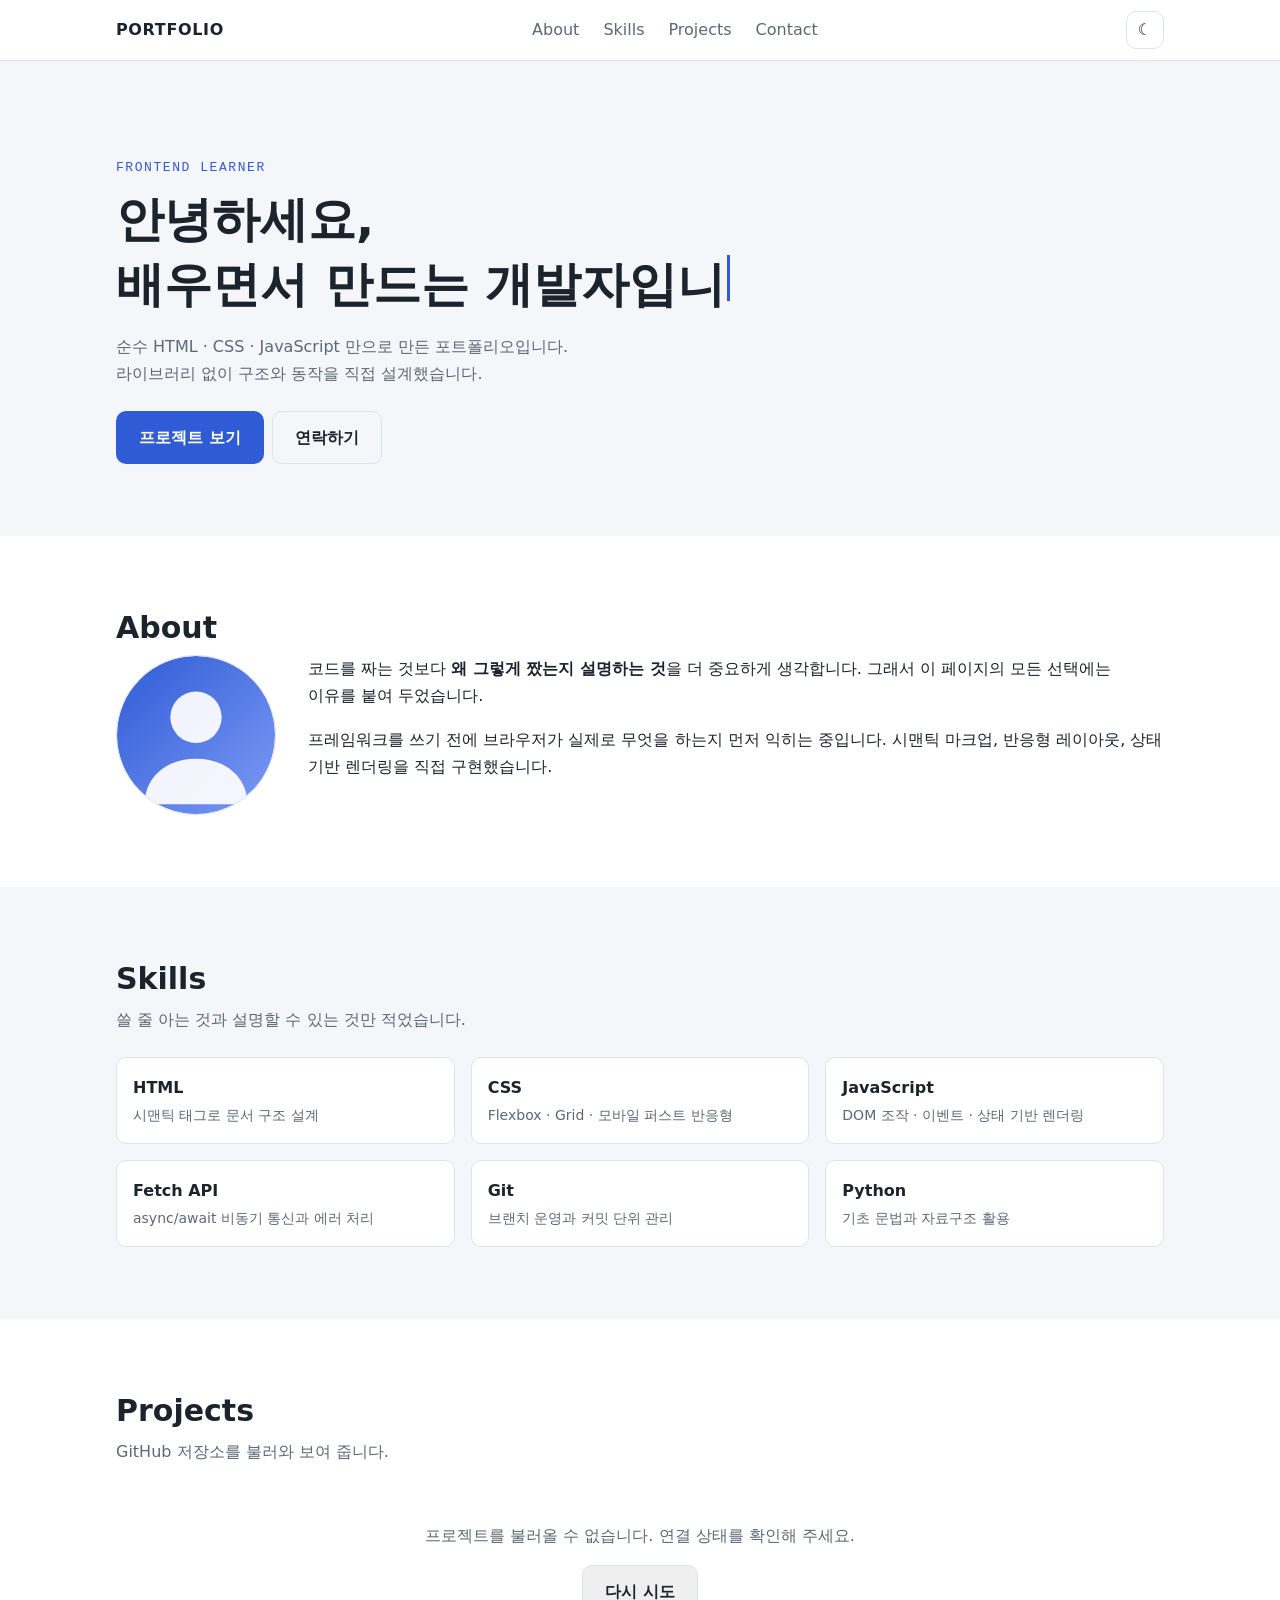
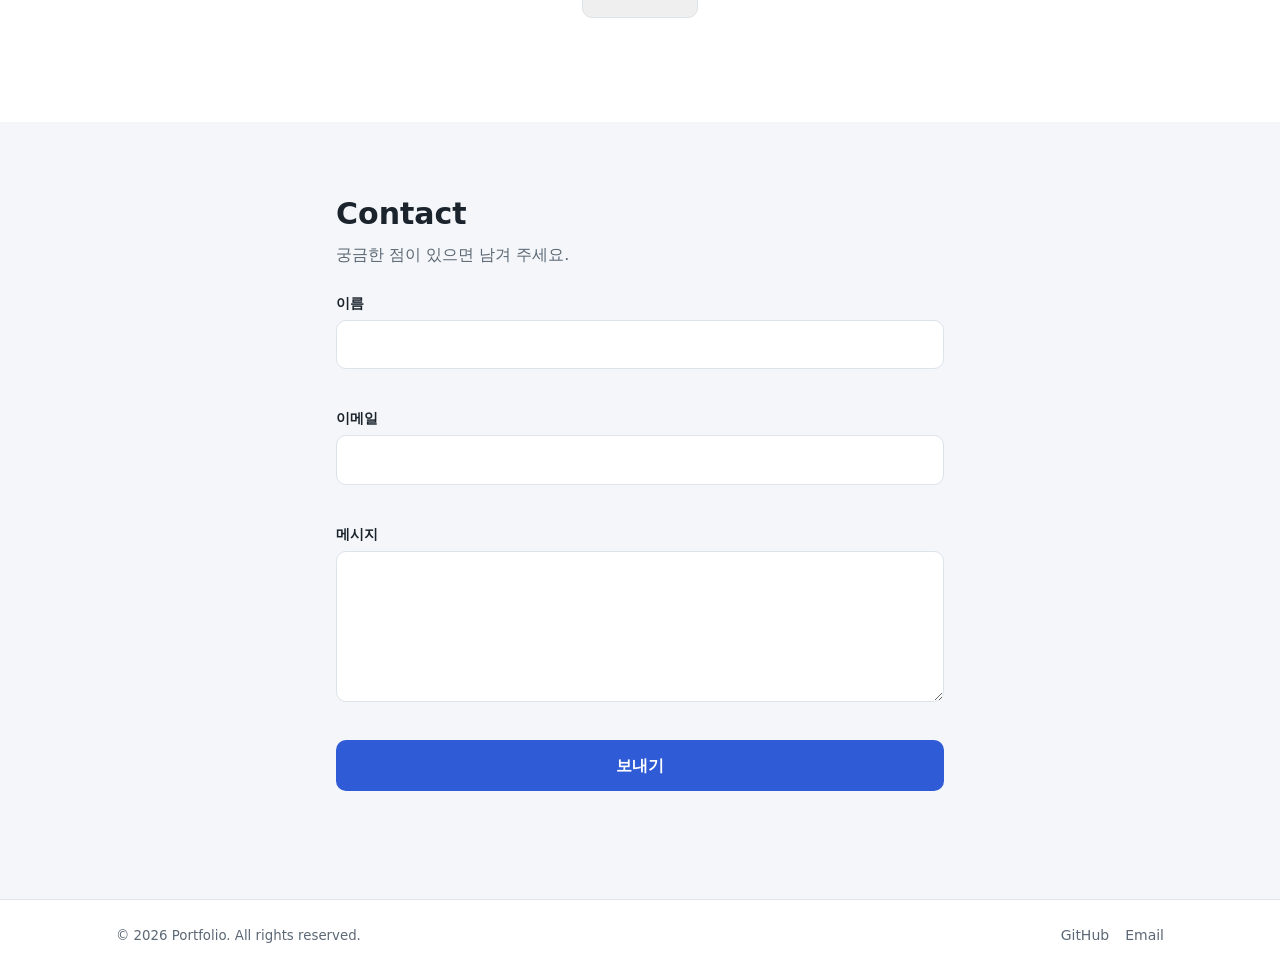
<file: phase2-ai-tools/b1-1-portfolio/index.html>
<!DOCTYPE html>
<html lang="ko">

<head>
  <meta charset="UTF-8">
  <meta name="viewport" content="width=device-width, initial-scale=1.0">

  <title>포트폴리오 · 나를 소개하는 웹페이지</title>

  <!-- 브라우저는 요청하지 않아도 /favicon.ico 를 찾는다.
       없으면 콘솔에 404 가 남는다. 직접 지정해 막는다. -->
  <link rel="icon" type="image/svg+xml" href="./images/favicon.svg">

  <!-- F-02 / F-14: 외부 스타일시트 연결. ./ 는 현재 폴더 기준(상대경로).
       절대경로 /css/ 는 GitHub Pages 배포 시 깨진다. -->
  <link rel="stylesheet" href="./css/style.css">
</head>

<body>

  <!-- ============================================================
       header + nav  (F-04, F-11, F-17, F-21)
       ============================================================ -->
  <header class="site-header" id="site-header">
    <nav class="nav" aria-label="주요 메뉴">

      <a class="nav__logo" href="#hero">PORTFOLIO</a>

      <!-- F-11: 각 섹션으로 이동하는 앵커 링크.
           href="#about" 의 # 은 "같은 문서 안의 id=about 으로 가라"는 뜻. -->
      <ul class="nav__menu" id="nav-menu">
        <li><a href="#about">About</a></li>
        <li><a href="#skills">Skills</a></li>
        <li><a href="#projects">Projects</a></li>
        <li><a href="#contact">Contact</a></li>
      </ul>

      <div class="nav__actions">
        <!-- F-34: 다크모드 토글. 클릭하면 테마 상태가 바뀐다. -->
        <button class="icon-btn" id="theme-toggle" type="button" aria-label="다크 모드 전환">
          <span class="icon-btn__label" id="theme-icon">☾</span>
        </button>

        <!-- F-21 / F-30: 햄버거 버튼. 모바일에서만 보인다. -->
        <button class="hamburger" id="hamburger" type="button"
                aria-label="메뉴 열기" aria-expanded="false" aria-controls="nav-menu">
          <span class="hamburger__bar"></span>
          <span class="hamburger__bar"></span>
          <span class="hamburger__bar"></span>
        </button>
      </div>

    </nav>
  </header>

  <main>

    <!-- ============================================================
         Hero  (F-05)
         ============================================================ -->
    <section class="hero" id="hero">
      <div class="container hero__inner">
        <p class="hero__eyebrow">Frontend Learner</p>

        <!-- B-02 타이핑 효과.
             span 안의 글자는 JavaScript가 꺼졌을 때 그대로 보이는 대비책이다.
             aria-live="polite"는 글자가 바뀔 때 화면 낭독기가 읽도록 한다. -->
        <h1 class="hero__title">
          안녕하세요,<br>
          <span class="hero__typed" id="hero-typed" aria-live="polite">배우면서 만드는 개발자입니다</span><span
            class="hero__caret" id="hero-caret" aria-hidden="true"></span>
        </h1>

        <p class="hero__desc">
          순수 HTML · CSS · JavaScript 만으로 만든 포트폴리오입니다.
          라이브러리 없이 구조와 동작을 직접 설계했습니다.
        </p>

        <!-- F-05: CTA(Call To Action) 버튼 = 방문자가 다음에 눌렀으면 하는 버튼 -->
        <div class="hero__cta">
          <a class="btn btn--primary" href="#projects">프로젝트 보기</a>
          <a class="btn btn--ghost" href="#contact">연락하기</a>
        </div>
      </div>
    </section>

    <!-- ============================================================
         About  (F-06, F-12)
         ============================================================ -->
    <section class="section" id="about">
      <div class="container">
        <h2 class="section__title">About</h2>

        <div class="about">
          <!-- F-12: alt 는 이미지가 안 보일 때 대신 읽히는 글이다.
               "사진"처럼 뻔한 말이 아니라 내용을 적는다. -->
          <img class="about__photo" src="./images/profile.svg"
               alt="포트폴리오 주인의 프로필 이미지" width="160" height="160">

          <div class="about__text">
            <p>
              코드를 짜는 것보다 <strong>왜 그렇게 짰는지 설명하는 것</strong>을 더 중요하게 생각합니다.
              그래서 이 페이지의 모든 선택에는 이유를 붙여 두었습니다.
            </p>
            <p>
              프레임워크를 쓰기 전에 브라우저가 실제로 무엇을 하는지 먼저 익히는 중입니다.
              시맨틱 마크업, 반응형 레이아웃, 상태 기반 렌더링을 직접 구현했습니다.
            </p>
          </div>
        </div>
      </div>
    </section>

    <!-- ============================================================
         Skills  (F-07)
         ============================================================ -->
    <section class="section section--alt" id="skills">
      <div class="container">
        <h2 class="section__title">Skills</h2>
        <p class="section__lead">쓸 줄 아는 것과 설명할 수 있는 것만 적었습니다.</p>

        <ul class="skills">
          <li class="skill">
            <span class="skill__name">HTML</span>
            <span class="skill__note">시맨틱 태그로 문서 구조 설계</span>
          </li>
          <li class="skill">
            <span class="skill__name">CSS</span>
            <span class="skill__note">Flexbox · Grid · 모바일 퍼스트 반응형</span>
          </li>
          <li class="skill">
            <span class="skill__name">JavaScript</span>
            <span class="skill__note">DOM 조작 · 이벤트 · 상태 기반 렌더링</span>
          </li>
          <li class="skill">
            <span class="skill__name">Fetch API</span>
            <span class="skill__note">async/await 비동기 통신과 에러 처리</span>
          </li>
          <li class="skill">
            <span class="skill__name">Git</span>
            <span class="skill__note">브랜치 운영과 커밋 단위 관리</span>
          </li>
          <li class="skill">
            <span class="skill__name">Python</span>
            <span class="skill__note">기초 문법과 자료구조 활용</span>
          </li>
        </ul>
      </div>
    </section>

    <!-- ============================================================
         Projects  (F-08, F-18)
         ============================================================ -->
    <section class="section" id="projects">
      <div class="container">
        <h2 class="section__title">Projects</h2>
        <p class="section__lead">GitHub 저장소를 불러와 보여 줍니다.</p>

        <!-- B-01 언어별 필터. 버튼은 받아온 데이터에서 만들어지므로
             여기는 빈 상자로 둔다. -->
        <div class="filters" id="project-filters" role="group" aria-label="언어별 필터"></div>

        <!-- 이 안은 JavaScript가 통째로 채운다.
             repoState.status 값에 따라 로딩 / 성공 / 에러 / 빈 상태 4가지 중
             하나가 그려진다. Phase 1의 더미 카드 3개는 여기서 제거되었다. -->
        <div class="projects" id="projects-grid"></div>
      </div>
    </section>

    <!-- ============================================================
         Contact  (F-09, F-13, F-37)
         ============================================================ -->
    <section class="section section--alt" id="contact">
      <div class="container container--narrow">
        <h2 class="section__title">Contact</h2>
        <p class="section__lead">궁금한 점이 있으면 남겨 주세요.</p>

        <!-- novalidate: 브라우저 기본 검사를 끈다.
             F-38 / F-39 검증을 JavaScript로 직접 구현해야 하기 때문이다. -->
        <form class="form" id="contact-form" novalidate>

          <!-- F-13: label 의 for 와 input 의 id 가 같아야 짝이 된다.
               짝이 맞으면 label 을 눌러도 입력칸에 커서가 간다. -->
          <div class="field">
            <label class="field__label" for="name">이름</label>
            <input class="field__input" type="text" id="name" name="name" autocomplete="name">
            <p class="field__error" id="name-error"></p>
          </div>

          <div class="field">
            <label class="field__label" for="email">이메일</label>
            <input class="field__input" type="email" id="email" name="email" autocomplete="email">
            <p class="field__error" id="email-error"></p>
          </div>

          <div class="field">
            <label class="field__label" for="message">메시지</label>
            <textarea class="field__input field__input--area" id="message" name="message" rows="5"></textarea>
            <p class="field__error" id="message-error"></p>
          </div>

          <button class="btn btn--primary btn--block" type="submit">보내기</button>

          <p class="form__success" id="form-success"></p>
        </form>
      </div>
    </section>

  </main>

  <!-- ============================================================
       Footer  (F-10)
       ============================================================ -->
  <footer class="site-footer">
    <div class="container site-footer__inner">
      <small class="site-footer__copy">&copy; 2026 Portfolio. All rights reserved.</small>

      <ul class="social">
        <li><a href="https://github.com/MylovelyCatMori" target="_blank" rel="noopener noreferrer">GitHub</a></li>
        <li><a href="#contact">Email</a></li>
      </ul>
    </div>
  </footer>

  <!-- F-32: 스크롤탑 버튼. 스크롤 300px 이상에서 나타난다. -->
  <button class="scroll-top" id="scroll-top" type="button" aria-label="맨 위로 이동">↑</button>

  <!-- F-24: defer = HTML 을 끝까지 읽은 뒤 실행하라 -->
  <script src="./js/main.js" defer></script>
</body>

</html>
</file>
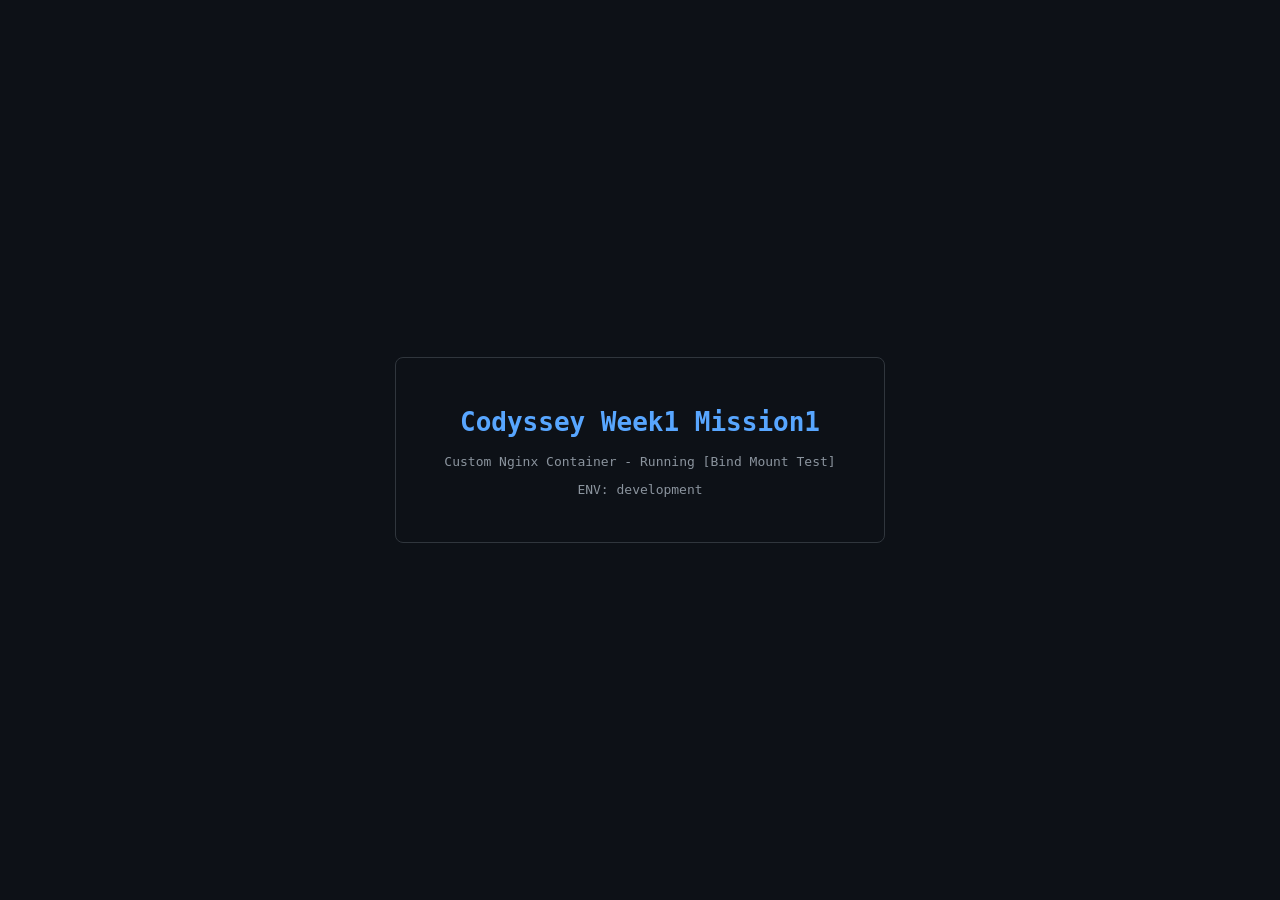
<file: week1-mission1/site/index.html>
<!DOCTYPE html>
<html lang="ko">
<head>
  <meta charset="UTF-8">
  <meta name="viewport" content="width=device-width, initial-scale=1.0">
  <title>Week1 Mission1 - Dev Workstation</title>
  <style>
    body {
      font-family: monospace;
      background: #0d1117;
      color: #c9d1d9;
      display: flex;
      justify-content: center;
      align-items: center;
      height: 100vh;
      margin: 0;
    }
    .container {
      text-align: center;
      border: 1px solid #30363d;
      padding: 2rem 3rem;
      border-radius: 8px;
    }
    h1 { color: #58a6ff; }
    p { color: #8b949e; }
  </style>
</head>
<body>
  <div class="container">
    <h1>Codyssey Week1 Mission1</h1>
    <p>Custom Nginx Container - Running [Bind Mount Test]</p>
    <p>ENV: development</p>
  </div>
</body>
</html>
</file>
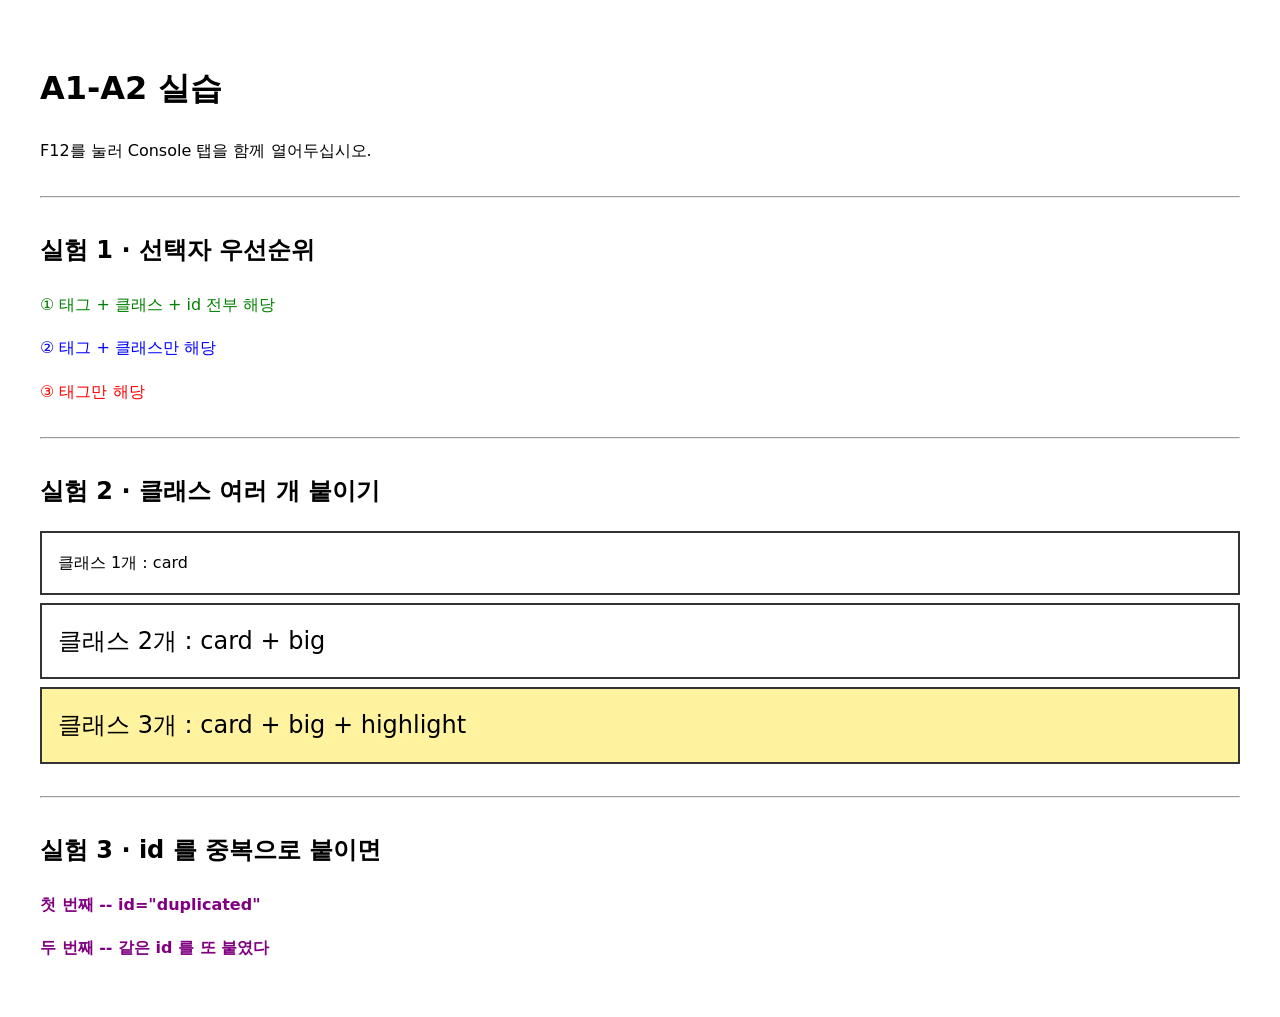
<file: phase2-ai-tools/concept-sandbox/a-css/a1-a2-selectors.html>
<!DOCTYPE html>
<html lang="ko">

<head>
  <meta charset="UTF-8">
  <title>개념 A1-A2 · 태그/요소/속성 + 선택자</title>

  <!-- 실습장이므로 style 블록을 쓴다. 미션 폴더에서는 외부 CSS 파일을 쓴다.
       주의: <style> 블록은 허용, style="..." 속성은 실습장에서도 금지. -->
  <style>
    body {
      font-family: system-ui, sans-serif;
      padding: 2rem;
      line-height: 1.7;
    }

    hr {
      margin: 2rem 0;
    }

    /* ===============================================================
       실험 1 · 선택자 세 종류
       =============================================================== */

    /* 태그 선택자 -- "3학년 전원 나와" */
    .exp1 p {
      color: red;
    }

    /* 클래스 선택자 -- "축구부 나와". 점(.)으로 시작한다 */
    .exp1 .note {
      color: blue;
    }

    /* id 선택자 -- "학번 20240101 나와". 샵(#)으로 시작한다 */
    .exp1 #first {
      color: green;
    }

    /* ===============================================================
       실험 2 · 클래스 여러 개 붙이기
       한 요소에 class="card big" 처럼 공백으로 나열하면 둘 다 적용된다.
       =============================================================== */

    .card {
      border: 2px solid #333;
      padding: 1rem;
      margin-bottom: 0.5rem;
    }

    .big {
      font-size: 1.5rem;
    }

    .highlight {
      background-color: #fff3a0;
    }

    /* ===============================================================
       실험 3 · id 중복 시 무슨 일이 나는가
       =============================================================== */

    #duplicated {
      color: purple;
      font-weight: bold;
    }
  </style>
</head>

<body>

  <h1>A1-A2 실습</h1>
  <p>F12를 눌러 Console 탭을 함께 열어두십시오.</p>

  <hr>

  <!-- =================================================================
       실험 1 · 우선순위 확인 (예측 질문 Q1)
       세 선택자가 같은 요소를 동시에 가리킨다. 무슨 색이 이길까.
       ================================================================= -->
  <section class="exp1">
    <h2>실험 1 · 선택자 우선순위</h2>

    <!-- 이 요소는 세 선택자에 모두 해당한다:
         p 태그이고, class="note" 이고, id="first" 다. -->
    <p class="note" id="first">① 태그 + 클래스 + id 전부 해당</p>

    <p class="note">② 태그 + 클래스만 해당</p>

    <p>③ 태그만 해당</p>
  </section>

  <hr>

  <!-- =================================================================
       실험 2 · 클래스 여러 개 (예측 질문 Q2)
       ================================================================= -->
  <section>
    <h2>실험 2 · 클래스 여러 개 붙이기</h2>

    <div class="card">클래스 1개 : card</div>

    <!-- 공백으로 구분해 나열한다. 쉼표가 아니다. -->
    <div class="card big">클래스 2개 : card + big</div>

    <div class="card big highlight">클래스 3개 : card + big + highlight</div>
  </section>

  <hr>

  <!-- =================================================================
       실험 3 · id 중복 (예측 질문 Q3)
       같은 id 를 두 요소에 붙였다. 에러가 날까?
       ================================================================= -->
  <section>
    <h2>실험 3 · id 를 중복으로 붙이면</h2>

    <p id="duplicated">첫 번째 -- id="duplicated"</p>
    <p id="duplicated">두 번째 -- 같은 id 를 또 붙였다</p>
  </section>

  <script>
    // 실험 3 확인용.
    // querySelector 는 조건에 맞는 요소를 "하나만" 찾는다.
    // querySelectorAll 은 "전부" 찾아 목록으로 돌려준다.
    const one = document.querySelector('#duplicated');
    const all = document.querySelectorAll('#duplicated');

    console.log('[실험3] querySelector 가 찾은 것 :', one.textContent);
    console.log('[실험3] 문서에 실제로 있는 개수  :', all.length);
  </script>

</body>

</html>
</file>
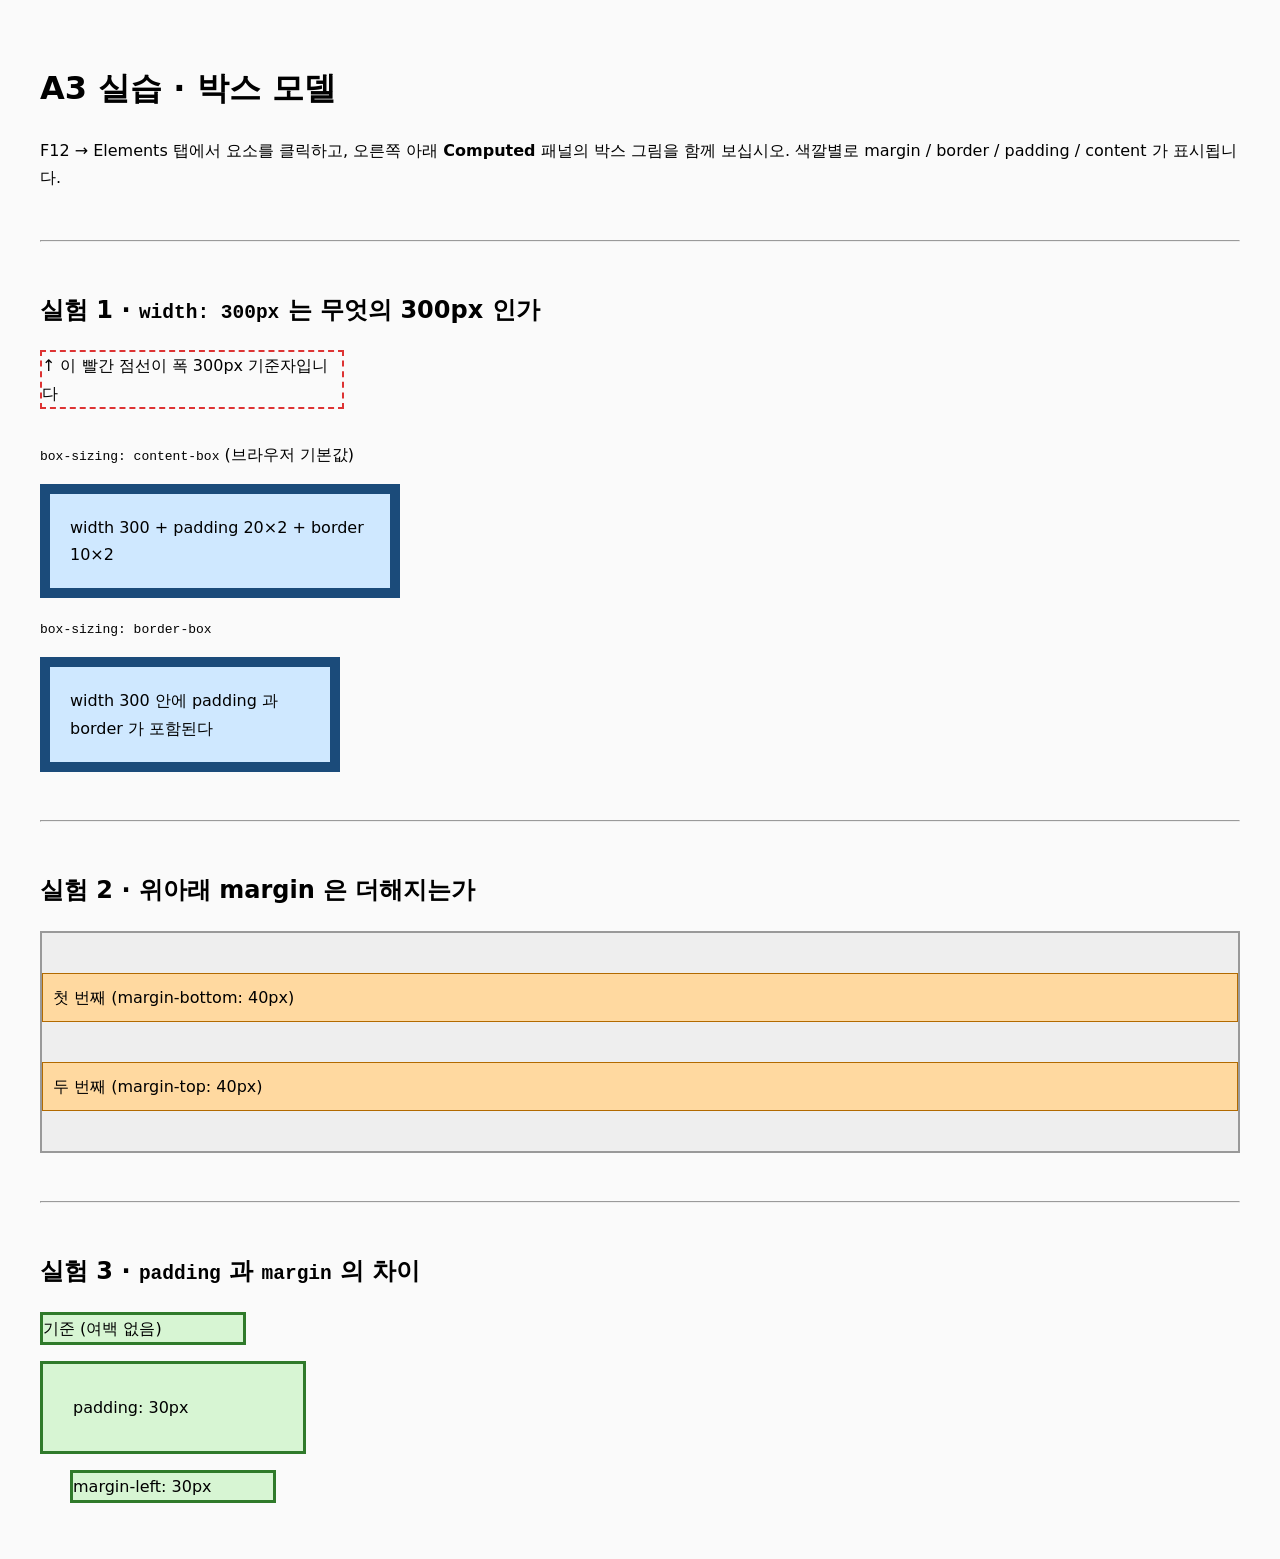
<file: phase2-ai-tools/concept-sandbox/a-css/a3-box-model.html>
<!DOCTYPE html>
<html lang="ko">

<head>
  <meta charset="UTF-8">
  <title>개념 A3 · 박스 모델</title>

  <!-- 실습장이므로 style 블록을 쓴다. style="..." 속성은 여기서도 금지. -->
  <style>
    body {
      font-family: system-ui, sans-serif;
      padding: 2rem;
      line-height: 1.7;
      background-color: #fafafa;
    }

    hr {
      margin: 3rem 0;
    }

    /* 실험용 상자들의 공통 바탕.
       배경을 깔아야 padding 이 어디까지인지 눈에 보인다. */
    .box {
      background-color: #cfe8ff;
      border: 10px solid #1b4b7a;
      padding: 20px;
      margin-bottom: 1rem;
      width: 300px;
    }

    /* 부모에 테두리를 둘러야 자식이 부모를 넘치는지 보인다 */
    .ruler {
      border: 2px dashed #d33;
      width: 300px;
      margin-bottom: 2rem;
    }

    /* ===============================================================
       실험 1 · box-sizing -- width 300px 는 무엇의 300px 인가
       =============================================================== */

    /* 브라우저 기본값. width 는 "내용 영역"만 가리킨다 */
    .content-box {
      box-sizing: content-box;
    }

    /* width 가 "테두리 바깥까지"를 가리키게 바꾼다 */
    .border-box {
      box-sizing: border-box;
    }

    /* ===============================================================
       실험 2 · margin 상쇄 (margin collapse)
       위아래로 맞닿은 형제의 세로 margin 은 더해지지 않는다.
       =============================================================== */

    .sibling {
      background-color: #ffd9a0;
      border: 1px solid #b26a00;
      padding: 10px;
      margin-top: 40px;
      margin-bottom: 40px;
    }

    /* 상쇄가 일어나는지 보려면 기준선이 필요하다 */
    .collapse-wrap {
      background-color: #eee;
      border: 2px solid #999;
    }

    /* ===============================================================
       실험 3 · margin 과 padding 은 무엇이 다른가
       둘 다 "여백"인데 왜 이름이 두 개인가.
       =============================================================== */

    .space-demo {
      background-color: #d7f5d3;
      border: 3px solid #2f7a2a;
      width: 200px;
      margin-bottom: 1rem;
    }

    .pad-only {
      padding: 30px;
    }

    .margin-only {
      margin-left: 30px;
    }
  </style>
</head>

<body>

  <h1>A3 실습 · 박스 모델</h1>
  <p>
    F12 → Elements 탭에서 요소를 클릭하고, 오른쪽 아래 <strong>Computed</strong> 패널의
    박스 그림을 함께 보십시오. 색깔별로 margin / border / padding / content 가 표시됩니다.
  </p>

  <hr>

  <!-- =================================================================
       실험 1 · box-sizing
       빨간 점선은 폭 300px 의 기준자다.
       두 파란 상자 모두 width: 300px 인데, 하나는 기준자를 넘친다.
       ================================================================= -->
  <section>
    <h2>실험 1 · <code>width: 300px</code> 는 무엇의 300px 인가</h2>

    <div class="ruler">↑ 이 빨간 점선이 폭 300px 기준자입니다</div>

    <p><code>box-sizing: content-box</code> (브라우저 기본값)</p>
    <div class="box content-box">
      width 300 + padding 20×2 + border 10×2
    </div>

    <p><code>box-sizing: border-box</code></p>
    <div class="box border-box">
      width 300 안에 padding 과 border 가 포함된다
    </div>
  </section>

  <hr>

  <!-- =================================================================
       실험 2 · margin 상쇄
       두 상자 사이 간격은 40 + 40 = 80px 인가, 아니면 40px 인가.
       ================================================================= -->
  <section>
    <h2>실험 2 · 위아래 margin 은 더해지는가</h2>

    <div class="collapse-wrap">
      <div class="sibling">첫 번째 (margin-bottom: 40px)</div>
      <div class="sibling">두 번째 (margin-top: 40px)</div>
    </div>
  </section>

  <hr>

  <!-- =================================================================
       실험 3 · padding 과 margin 의 차이
       배경색이 어디까지 칠해지는지를 보라. 그것이 두 여백의 결정적 차이다.
       ================================================================= -->
  <section>
    <h2>실험 3 · <code>padding</code> 과 <code>margin</code> 의 차이</h2>

    <div class="space-demo">기준 (여백 없음)</div>
    <div class="space-demo pad-only">padding: 30px</div>
    <div class="space-demo margin-only">margin-left: 30px</div>
  </section>

  <script>
    // 실험 1 확인용.
    // offsetWidth 는 "테두리까지 포함한 실제 차지 폭"을 픽셀로 돌려준다.
    // CSS 에 적은 width 값과 다를 수 있다. 그 차이가 이 실험의 전부다.
    const contentBox = document.querySelector('.content-box');
    const borderBox = document.querySelector('.border-box');

    console.log('[실험1] content-box 가 실제로 차지한 폭 :', contentBox.offsetWidth);
    console.log('[실험1] border-box  가 실제로 차지한 폭 :', borderBox.offsetWidth);

    // 실험 2 확인용.
    // 두 형제의 위치를 재서 사이 간격을 직접 계산한다.
    const siblings = document.querySelectorAll('.sibling');
    const firstBottom = siblings[0].getBoundingClientRect().bottom;
    const secondTop = siblings[1].getBoundingClientRect().top;

    console.log('[실험2] 두 상자 사이 실제 간격 :', secondTop - firstBottom);
  </script>

</body>

</html>
</file>
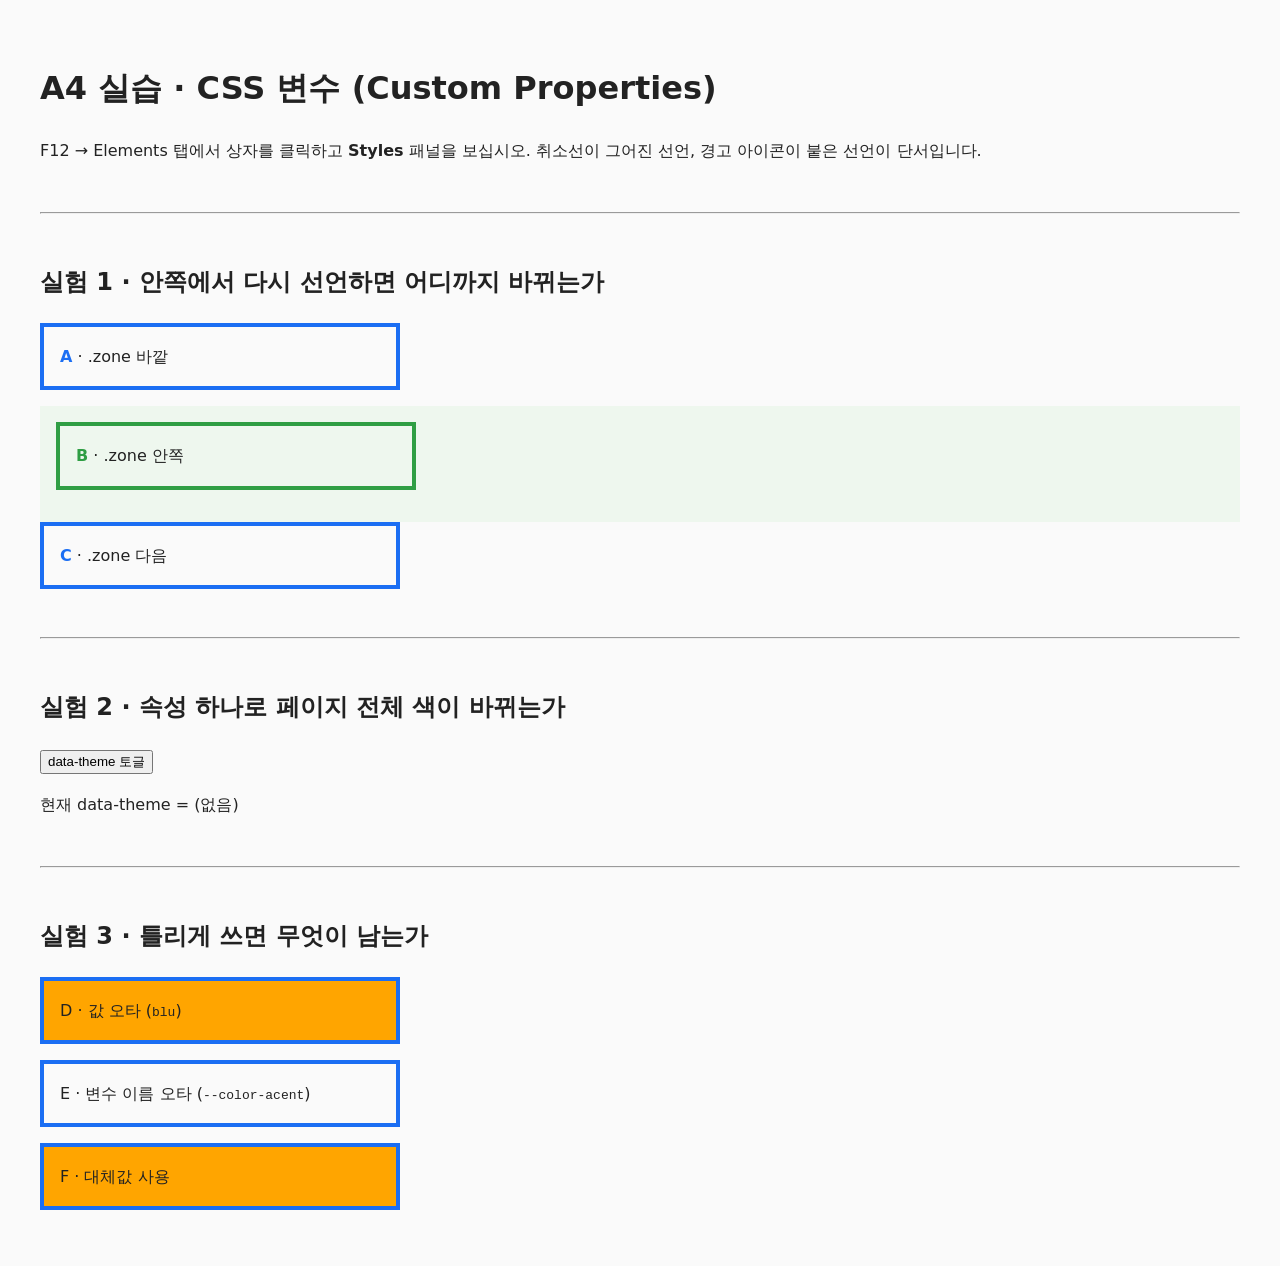
<file: phase2-ai-tools/concept-sandbox/a-css/a4-css-variables.html>
<!DOCTYPE html>
<html lang="ko">

<head>
  <meta charset="UTF-8">
  <title>개념 A4 · CSS 변수</title>

  <!-- 실습장이므로 style 블록을 쓴다. style="..." 속성은 여기서도 금지. -->
  <style>
    /* ===============================================================
       변수 선언 자리
       :root 는 문서의 가장 바깥 요소(<html>)를 가리키는 선택자다.
       여기 선언한 변수는 모든 자손이 물려받는다.
       =============================================================== */
    :root {
      --color-bg: #fafafa;
      --color-text: #222;
      --color-accent: #1b6ef3;
      --space: 16px;
    }

    body {
      font-family: system-ui, sans-serif;
      padding: 2rem;
      line-height: 1.7;
      background-color: var(--color-bg);
      color: var(--color-text);
    }

    hr {
      margin: 3rem 0;
    }

    /* 실험 전체에서 쓰는 공통 상자.
       색을 직접 적지 않고 전부 변수로 받는다. */
    .swatch {
      border: 4px solid var(--color-accent);
      padding: var(--space);
      margin-bottom: 1rem;
      width: 320px;
    }

    .swatch strong {
      color: var(--color-accent);
    }

    /* ===============================================================
       실험 1 · 변수의 범위 (scope)
       .zone 안에서만 --color-accent 를 다시 선언한다.
       =============================================================== */
    .zone {
      --color-accent: #2f9e44;
      background-color: #eef7ee;
      padding: 1rem;
    }

    /* ===============================================================
       실험 2 · 테마 전환
       .swatch 규칙은 한 글자도 건드리지 않는다.
       변수 값만 바꿔 끼운다.
       =============================================================== */
    [data-theme="dark"] {
      --color-bg: #16181d;
      --color-text: #e6e6e6;
      --color-accent: #ffb020;
    }

    /* ===============================================================
       실험 3 · 틀린 이름을 쓰면 어떻게 되는가
       두 상자 모두 "앞 줄에 orange 가 있고 뒤 줄이 잘못됨" 구조다.
       차이는 뒤 줄이 틀린 방식뿐이다.
       =============================================================== */
    .typo-value {
      background-color: orange;
      background-color: blu;
      /* 값 오타. 변수 아님 */
    }

    .typo-variable {
      background-color: orange;
      background-color: var(--color-acent);
      /* 변수 이름 오타. c 하나 빠짐 */
    }

    .with-fallback {
      background-color: var(--color-acent, orange);
      /* 두 번째 자리 = 대체값 */
    }
  </style>
</head>

<body>

  <h1>A4 실습 · CSS 변수 (Custom Properties)</h1>
  <p>
    F12 → Elements 탭에서 상자를 클릭하고 <strong>Styles</strong> 패널을 보십시오.
    취소선이 그어진 선언, 경고 아이콘이 붙은 선언이 단서입니다.
  </p>

  <hr>

  <!-- =================================================================
       실험 1 · 범위
       같은 .swatch 두 개. 하나는 .zone 밖, 하나는 안.
       ================================================================= -->
  <section>
    <h2>실험 1 · 안쪽에서 다시 선언하면 어디까지 바뀌는가</h2>

    <div class="swatch" id="outside"><strong>A</strong> · .zone 바깥</div>

    <div class="zone">
      <div class="swatch" id="inside"><strong>B</strong> · .zone 안쪽</div>
    </div>

    <div class="swatch" id="after"><strong>C</strong> · .zone 다음</div>
  </section>

  <hr>

  <!-- =================================================================
       실험 2 · 테마 전환
       버튼은 <html> 에 data-theme 속성을 붙였다 뗐다만 한다.
       ================================================================= -->
  <section>
    <h2>실험 2 · 속성 하나로 페이지 전체 색이 바뀌는가</h2>

    <button type="button" id="theme-toggle">data-theme 토글</button>
    <p id="theme-state"></p>
  </section>

  <hr>

  <!-- =================================================================
       실험 3 · 오타
       ================================================================= -->
  <section>
    <h2>실험 3 · 틀리게 쓰면 무엇이 남는가</h2>

    <div class="swatch typo-value" id="typo-value">D · 값 오타 (<code>blu</code>)</div>
    <div class="swatch typo-variable" id="typo-variable">E · 변수 이름 오타 (<code>--color-acent</code>)</div>
    <div class="swatch with-fallback" id="with-fallback">F · 대체값 사용</div>
  </section>

  <script>
    // getComputedStyle 은 "브라우저가 최종 계산한 스타일"을 돌려준다.
    // CSS 파일에 적힌 글자가 아니라, 상속과 덮어쓰기가 모두 끝난 결과다.
    const readAccent = (id) =>
      getComputedStyle(document.getElementById(id)).getPropertyValue('--color-accent').trim();

    const readBg = (id) =>
      getComputedStyle(document.getElementById(id)).backgroundColor;

    // 실험 1 확인용
    console.log('[실험1] A 바깥 --color-accent :', readAccent('outside'));
    console.log('[실험1] B 안쪽 --color-accent :', readAccent('inside'));
    console.log('[실험1] C 다음 --color-accent :', readAccent('after'));

    // 실험 3 확인용. rgba(0, 0, 0, 0) 은 "완전 투명"이라는 뜻이다.
    console.log('[실험3] D 배경 :', readBg('typo-value'));
    console.log('[실험3] E 배경 :', readBg('typo-variable'));
    console.log('[실험3] F 배경 :', readBg('with-fallback'));

    // 실험 2. 속성만 바꾸고 스타일은 한 줄도 직접 건드리지 않는다.
    const root = document.documentElement;
    const toggleButton = document.getElementById('theme-toggle');
    const stateText = document.getElementById('theme-state');

    const showState = () => {
      stateText.textContent = `현재 data-theme = ${root.dataset.theme ?? '(없음)'}`;
    };

    toggleButton.addEventListener('click', () => {
      if (root.dataset.theme === 'dark') {
        delete root.dataset.theme;
      } else {
        root.dataset.theme = 'dark';
      }
      showState();
      console.log('[실험2] 토글 후 A 의 --color-accent :', readAccent('outside'));
    });

    showState();
  </script>

</body>

</html>
</file>
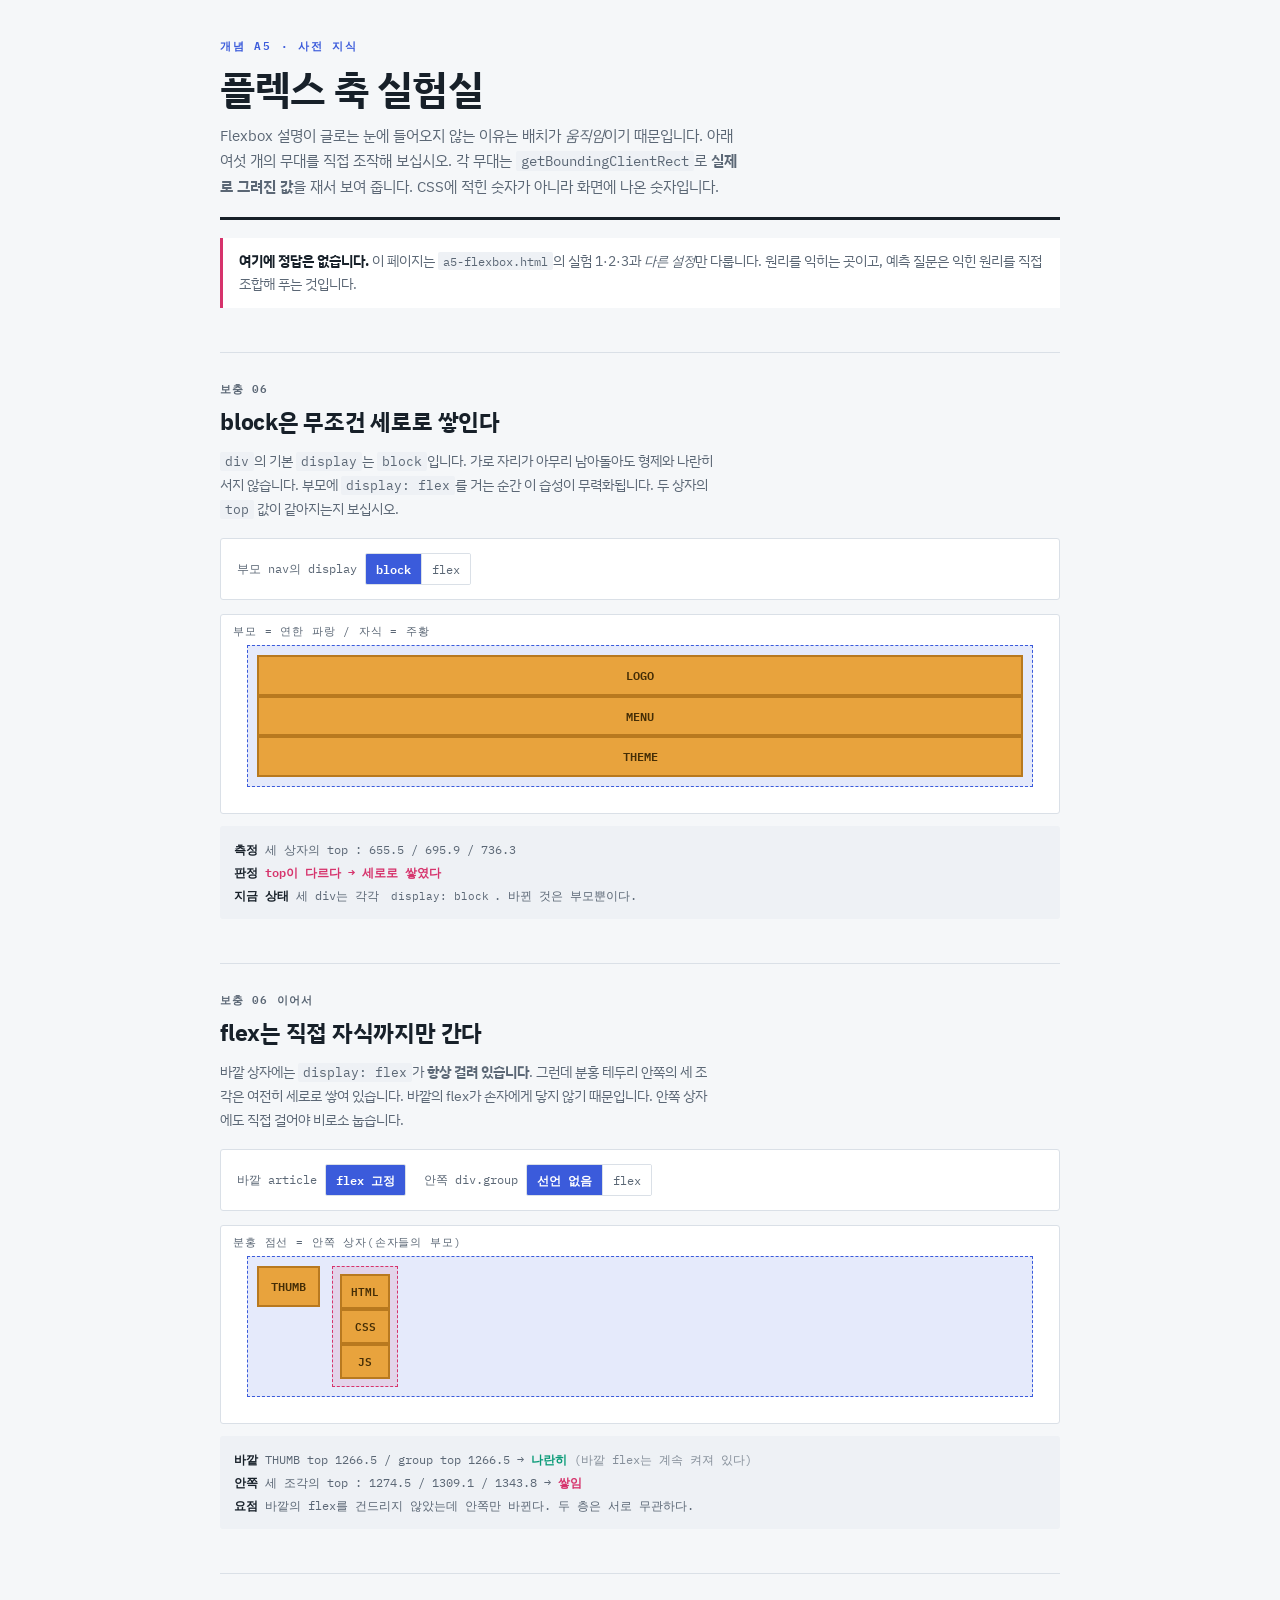
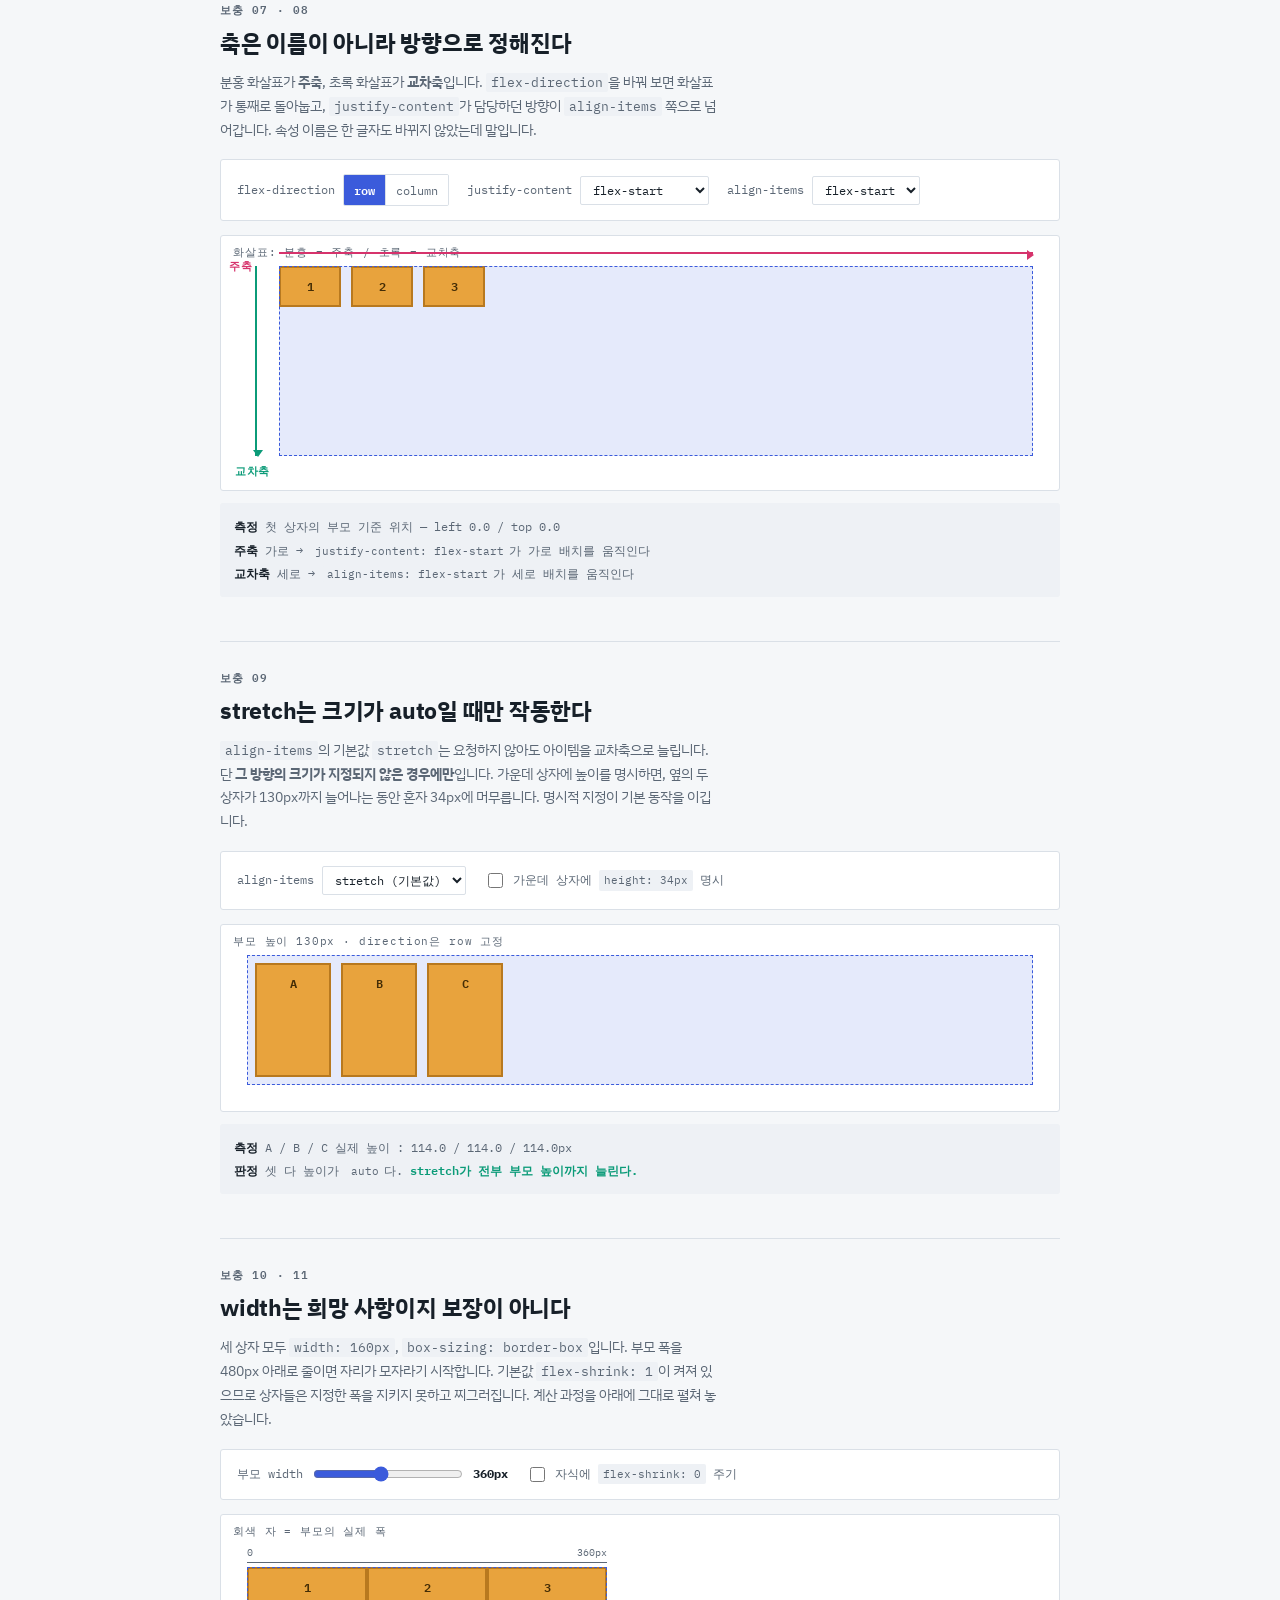
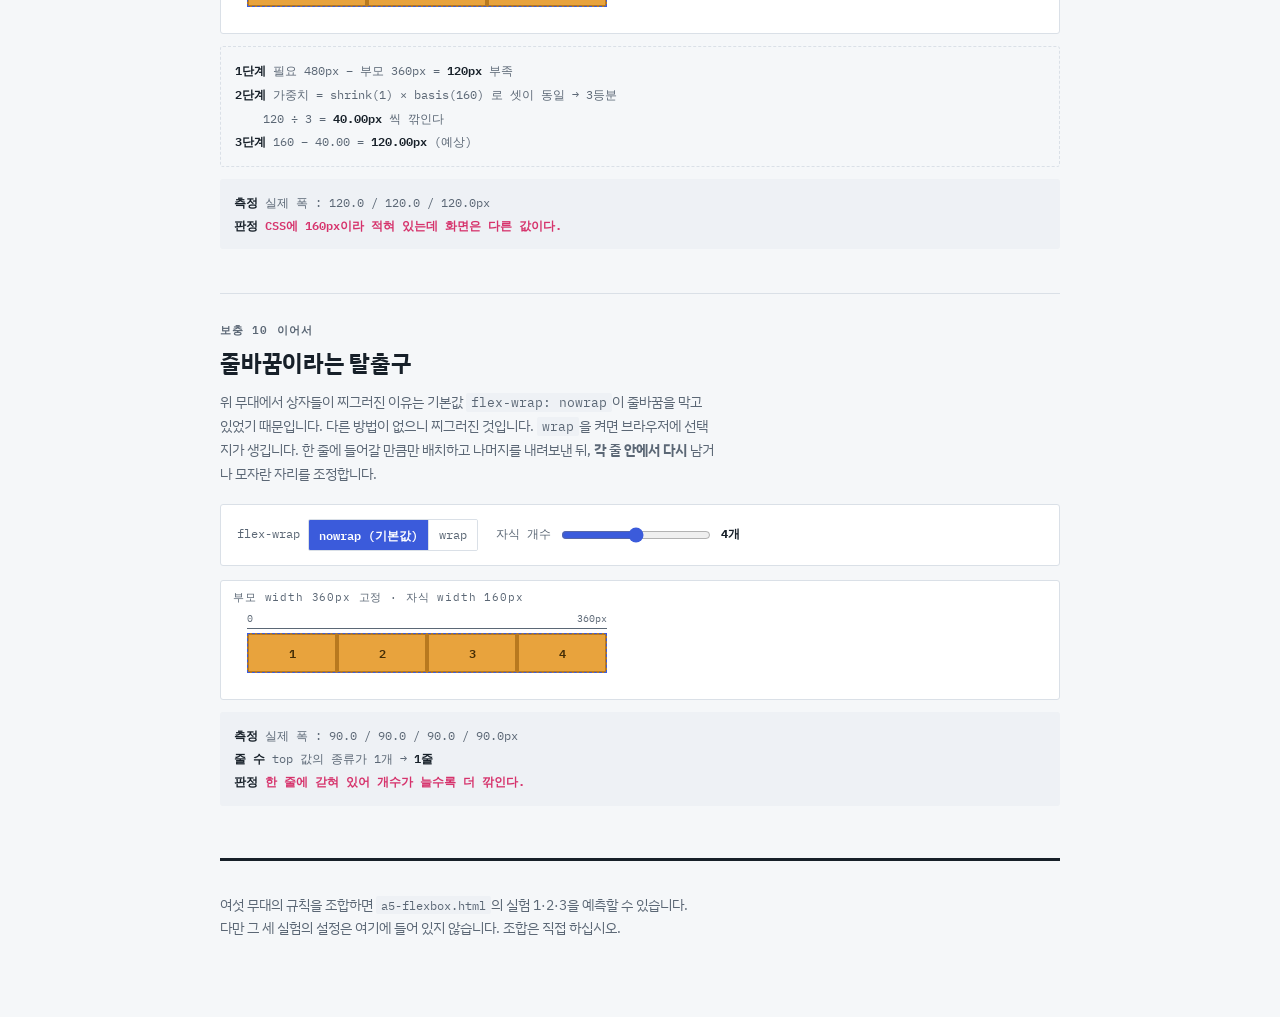
<file: phase2-ai-tools/concept-sandbox/a-css/a5-flexbox-lab.html>
<!DOCTYPE html>
<html lang="ko">
<head>
  <meta charset="UTF-8">
  <meta name="viewport" content="width=device-width, initial-scale=1.0">
<title>플렉스 축 실험실</title>

<link rel="preconnect" href="https://fonts.googleapis.com">
<link rel="preconnect" href="https://fonts.gstatic.com" crossorigin>
<link rel="stylesheet" href="https://fonts.googleapis.com/css2?family=IBM+Plex+Mono:wght@400;600&family=IBM+Plex+Sans+KR:wght@400;500;600;700&display=swap">

<style>
  :root {
    --ground: #f5f7f9;
    --surface: #ffffff;
    --surface-2: #eef1f5;
    --ink: #172029;
    --ink-soft: #5b6775;
    --line: #dae0e7;
    --accent: #3b5bdb;
    --accent-soft: #e5eafb;
    --item: #e8a33d;
    --item-ink: #442d06;
    --item-line: #b8791f;
    --main-axis: #d6336c;
    --cross-axis: #0b9b78;
    --ok: #0b9b78;

    --f-body: "IBM Plex Sans KR", system-ui, -apple-system, "Malgun Gothic", sans-serif;
    --f-mono: "IBM Plex Mono", ui-monospace, "Consolas", monospace;
  }

  @media (prefers-color-scheme: dark) {
    :root:not([data-theme="light"]) {
      --ground: #0f141a;
      --surface: #171e26;
      --surface-2: #1f2832;
      --ink: #e6eaf0;
      --ink-soft: #97a4b4;
      --line: #2b3542;
      --accent: #8098f9;
      --accent-soft: #1d2740;
      --item: #d99a3c;
      --item-ink: #1a1205;
      --item-line: #8d5f18;
      --main-axis: #f06595;
      --cross-axis: #38d9a9;
      --ok: #38d9a9;
    }
  }

  :root[data-theme="dark"] {
    --ground: #0f141a;
    --surface: #171e26;
    --surface-2: #1f2832;
    --ink: #e6eaf0;
    --ink-soft: #97a4b4;
    --line: #2b3542;
    --accent: #8098f9;
    --accent-soft: #1d2740;
    --item: #d99a3c;
    --item-ink: #1a1205;
    --item-line: #8d5f18;
    --main-axis: #f06595;
    --cross-axis: #38d9a9;
    --ok: #38d9a9;
  }

  * { box-sizing: border-box; }

  body {
    margin: 0;
    background: var(--ground);
    color: var(--ink);
    font-family: var(--f-body);
    font-size: 15px;
    line-height: 1.7;
    -webkit-font-smoothing: antialiased;
  }

  .wrap {
    max-width: 880px;
    margin: 0 auto;
    padding-inline: 20px;
    padding-block: 36px 64px;
  }

  /* ---------- 머리말 ---------- */

  .masthead {
    border-bottom: 3px solid var(--ink);
    padding-bottom: 18px;
    margin-bottom: 8px;
  }

  .eyebrow {
    font-family: var(--f-mono);
    font-size: 11px;
    font-weight: 600;
    letter-spacing: 0.16em;
    text-transform: uppercase;
    color: var(--accent);
    margin: 0 0 10px;
  }

  h1 {
    font-size: clamp(28px, 6vw, 40px);
    font-weight: 700;
    line-height: 1.15;
    letter-spacing: -0.02em;
    margin: 0 0 12px;
    text-wrap: balance;
  }

  .standfirst {
    margin: 0;
    max-width: 58ch;
    color: var(--ink-soft);
  }

  .notice {
    margin-top: 18px;
    padding: 12px 16px;
    border-left: 3px solid var(--main-axis);
    background: var(--surface);
    font-size: 13.5px;
    color: var(--ink-soft);
  }
  .notice strong { color: var(--ink); }

  /* ---------- 절 ---------- */

  section.lab {
    margin-top: 44px;
    padding-top: 26px;
    border-top: 1px solid var(--line);
  }

  .tag-no {
    font-family: var(--f-mono);
    font-size: 11px;
    font-weight: 600;
    letter-spacing: 0.1em;
    color: var(--ink-soft);
    display: block;
    margin-bottom: 4px;
  }

  h2 {
    font-size: clamp(19px, 4vw, 23px);
    font-weight: 700;
    letter-spacing: -0.01em;
    margin: 0 0 8px;
    text-wrap: balance;
  }

  .lede {
    margin: 0 0 18px;
    max-width: 62ch;
    color: var(--ink-soft);
    font-size: 14px;
  }

  /* ---------- 조작부 ---------- */

  .controls {
    display: flex;
    flex-wrap: wrap;
    align-items: center;
    gap: 10px 18px;
    padding: 14px 16px;
    background: var(--surface);
    border: 1px solid var(--line);
    border-radius: 3px;
    margin-bottom: 14px;
  }

  .ctl {
    display: flex;
    align-items: center;
    gap: 8px;
    font-family: var(--f-mono);
    font-size: 12px;
    color: var(--ink-soft);
  }

  .ctl > span.name { white-space: nowrap; }

  .seg {
    display: inline-flex;
    border: 1px solid var(--line);
    border-radius: 2px;
    overflow: hidden;
  }

  .seg button {
    font-family: var(--f-mono);
    font-size: 12px;
    padding: 5px 10px;
    border: 0;
    background: var(--surface);
    color: var(--ink-soft);
    cursor: pointer;
    white-space: nowrap;
  }
  .seg button + button { border-left: 1px solid var(--line); }
  .seg button[aria-pressed="true"] {
    background: var(--accent);
    color: #fff;
    font-weight: 600;
  }
  .seg button:focus-visible { outline: 2px solid var(--main-axis); outline-offset: -2px; }

  select {
    font-family: var(--f-mono);
    font-size: 12px;
    padding: 5px 8px;
    border: 1px solid var(--line);
    border-radius: 2px;
    background: var(--surface);
    color: var(--ink);
  }

  input[type="range"] { width: 150px; accent-color: var(--accent); }

  .swi {
    display: inline-flex;
    align-items: center;
    gap: 7px;
    font-family: var(--f-mono);
    font-size: 12px;
    color: var(--ink-soft);
    cursor: pointer;
  }
  .swi input { accent-color: var(--accent); width: 15px; height: 15px; }

  /* ---------- 무대 ---------- */

  .stage-scroll { overflow-x: auto; }

  .stage {
    position: relative;
    background: var(--surface);
    border: 1px solid var(--line);
    border-radius: 3px;
    padding: 30px 26px 26px;
  }

  .stage-note {
    position: absolute;
    top: 8px;
    left: 12px;
    font-family: var(--f-mono);
    font-size: 10.5px;
    letter-spacing: 0.08em;
    color: var(--ink-soft);
  }

  /* flex 컨테이너 역할을 하는 상자 */
  .box {
    background: var(--accent-soft);
    outline: 1px dashed var(--accent);
    outline-offset: -1px;
  }

  /* flex 아이템 역할을 하는 상자 */
  .chip {
    background: var(--item);
    color: var(--item-ink);
    border: 2px solid var(--item-line);
    font-family: var(--f-mono);
    font-size: 12px;
    font-weight: 600;
    padding: 8px 12px;
    text-align: center;
  }

  /* ---------- 판독부 ---------- */

  .readout {
    margin-top: 12px;
    padding: 12px 14px;
    background: var(--surface-2);
    border-radius: 3px;
    font-family: var(--f-mono);
    font-size: 12px;
    line-height: 1.85;
    color: var(--ink-soft);
    font-variant-numeric: tabular-nums;
  }
  .readout b { color: var(--ink); font-weight: 600; }
  .readout .hit { color: var(--ok); font-weight: 600; }
  .readout .warn { color: var(--main-axis); font-weight: 600; }

  code {
    font-family: var(--f-mono);
    font-size: 0.92em;
    background: var(--surface-2);
    padding: 1px 5px;
    border-radius: 2px;
  }

  /* ---------- 절별 개별 규칙 ---------- */

  #s1-box { padding: 10px; }
  #s1-box .chip { margin: 0; }
  #s1-box.on { display: flex; gap: 10px; }

  #s2-outer { display: flex; gap: 12px; align-items: flex-start; padding: 10px; }
  #s2-group { background: rgba(214, 51, 108, 0.12); outline: 1px dashed var(--main-axis); outline-offset: -1px; padding: 8px; }
  #s2-group.on { display: flex; gap: 8px; }
  #s2-group .chip { font-size: 11px; padding: 6px 9px; }

  .axis-stage { position: relative; padding-left: 58px; padding-bottom: 34px; }

  #s3-box {
    display: flex;
    gap: 10px;
    height: 190px;
    width: 100%;
    min-width: 240px;
  }
  #s3-box .chip { width: 62px; }

  .axis-label {
    position: absolute;
    font-family: var(--f-mono);
    font-size: 10.5px;
    font-weight: 600;
    letter-spacing: 0.06em;
  }
  .axis-arrow { position: absolute; }

  .arrow-h {
    height: 0;
    border-top: 2px solid currentColor;
    left: 58px;
    right: 26px;
  }
  .arrow-v {
    width: 0;
    border-left: 2px solid currentColor;
    top: 30px;
    bottom: 34px;
  }
  .arrow-h::after {
    content: "";
    position: absolute;
    right: -1px;
    top: -4px;
    border-left: 7px solid currentColor;
    border-top: 5px solid transparent;
    border-bottom: 5px solid transparent;
  }
  .arrow-v::after {
    content: "";
    position: absolute;
    bottom: -1px;
    left: -4px;
    border-top: 7px solid currentColor;
    border-left: 5px solid transparent;
    border-right: 5px solid transparent;
  }

  #s4-box {
    display: flex;
    gap: 10px;
    height: 130px;
    padding: 8px;
  }
  #s4-box .chip { width: 76px; }
  #s4-box .chip.fixed-h { height: 34px; }

  .flexrow-box {
    display: flex;
    background: var(--accent-soft);
    outline: 1px dashed var(--accent);
    outline-offset: -1px;
  }
  .flexrow-box .chip { width: 160px; }
  .flexrow-box.nowrap-locked .chip { flex-shrink: 0; }
  #s6-box.on { flex-wrap: wrap; }

  .ruler {
    position: relative;
    height: 18px;
    margin-bottom: 4px;
    font-family: var(--f-mono);
    font-size: 10px;
    color: var(--ink-soft);
  }
  .ruler::before {
    content: "";
    position: absolute;
    left: 0; right: 0; bottom: 0;
    border-bottom: 1px solid var(--ink-soft);
  }
  .ruler span { position: absolute; bottom: 2px; left: 0; }
  .ruler em { position: absolute; bottom: 2px; right: 0; font-style: normal; }

  .math {
    margin-top: 12px;
    padding: 12px 14px;
    border: 1px dashed var(--line);
    border-radius: 3px;
    font-family: var(--f-mono);
    font-size: 12px;
    line-height: 1.9;
    font-variant-numeric: tabular-nums;
    color: var(--ink-soft);
  }
  .math b { color: var(--ink); font-weight: 600; }

  footer.tail {
    margin-top: 52px;
    padding-top: 20px;
    border-top: 3px solid var(--ink);
    font-size: 13.5px;
    color: var(--ink-soft);
  }
  footer.tail p { max-width: 60ch; }

  @media (max-width: 520px) {
    .axis-stage { padding-left: 40px; }
    .arrow-h { left: 40px; }
    #s3-box .chip { width: 46px; }
  }

  /* 레이아웃에 영향을 주는 속성은 절대 전이시키지 않는다.
     transition: all 은 flex-shrink 와 height 까지 애니메이션 대상으로 삼는다.
     그러면 판독부가 전이 시작 전의 옛 값을 읽어 화면과 어긋난다. */
  @media (prefers-reduced-motion: no-preference) {
    .chip, .box { transition: background-color 180ms ease, border-color 180ms ease; }
  }
</style>
</head>

<body>

<div class="wrap">

  <header class="masthead">
    <p class="eyebrow">개념 A5 · 사전 지식</p>
    <h1>플렉스 축 실험실</h1>
    <p class="standfirst">
      Flexbox 설명이 글로는 눈에 들어오지 않는 이유는 배치가 <em>움직임</em>이기 때문입니다.
      아래 여섯 개의 무대를 직접 조작해 보십시오. 각 무대는
      <code>getBoundingClientRect</code>로 <strong>실제로 그려진 값</strong>을 재서 보여 줍니다.
      CSS에 적힌 숫자가 아니라 화면에 나온 숫자입니다.
    </p>
  </header>

  <div class="notice">
    <strong>여기에 정답은 없습니다.</strong>
    이 페이지는 <code>a5-flexbox.html</code>의 실험 1·2·3과 <em>다른 설정</em>만 다룹니다.
    원리를 익히는 곳이고, 예측 질문은 익힌 원리를 직접 조합해 푸는 것입니다.
  </div>

  <!-- ========== 1 ========== -->
  <section class="lab">
    <span class="tag-no">보충 06</span>
    <h2>block은 무조건 세로로 쌓인다</h2>
    <p class="lede">
      <code>div</code>의 기본 <code>display</code>는 <code>block</code>입니다.
      가로 자리가 아무리 남아돌아도 형제와 나란히 서지 않습니다.
      부모에 <code>display: flex</code>를 거는 순간 이 습성이 무력화됩니다.
      두 상자의 <code>top</code> 값이 같아지는지 보십시오.
    </p>

    <div class="controls">
      <div class="ctl">
        <span class="name">부모 nav의 display</span>
        <div class="seg" id="s1-seg">
          <button type="button" data-v="block" aria-pressed="true">block</button>
          <button type="button" data-v="flex" aria-pressed="false">flex</button>
        </div>
      </div>
    </div>

    <div class="stage">
      <span class="stage-note">부모 = 연한 파랑 / 자식 = 주황</span>
      <div class="box" id="s1-box">
        <div class="chip">LOGO</div>
        <div class="chip">MENU</div>
        <div class="chip">THEME</div>
      </div>
    </div>

    <div class="readout" id="s1-out"></div>
  </section>

  <!-- ========== 2 ========== -->
  <section class="lab">
    <span class="tag-no">보충 06 이어서</span>
    <h2>flex는 직접 자식까지만 간다</h2>
    <p class="lede">
      바깥 상자에는 <code>display: flex</code>가 <strong>항상 걸려 있습니다</strong>.
      그런데 분홍 테두리 안쪽의 세 조각은 여전히 세로로 쌓여 있습니다.
      바깥의 flex가 손자에게 닿지 않기 때문입니다.
      안쪽 상자에도 직접 걸어야 비로소 눕습니다.
    </p>

    <div class="controls">
      <div class="ctl">
        <span class="name">바깥 article</span>
        <div class="seg"><button type="button" aria-pressed="true" disabled>flex 고정</button></div>
      </div>
      <div class="ctl">
        <span class="name">안쪽 div.group</span>
        <div class="seg" id="s2-seg">
          <button type="button" data-v="block" aria-pressed="true">선언 없음</button>
          <button type="button" data-v="flex" aria-pressed="false">flex</button>
        </div>
      </div>
    </div>

    <div class="stage">
      <span class="stage-note">분홍 점선 = 안쪽 상자(손자들의 부모)</span>
      <div class="box" id="s2-outer">
        <div class="chip">THUMB</div>
        <div id="s2-group">
          <div class="chip">HTML</div>
          <div class="chip">CSS</div>
          <div class="chip">JS</div>
        </div>
      </div>
    </div>

    <div class="readout" id="s2-out"></div>
  </section>

  <!-- ========== 3 ========== -->
  <section class="lab">
    <span class="tag-no">보충 07 · 08</span>
    <h2>축은 이름이 아니라 방향으로 정해진다</h2>
    <p class="lede">
      분홍 화살표가 <strong>주축</strong>, 초록 화살표가 <strong>교차축</strong>입니다.
      <code>flex-direction</code>을 바꿔 보면 화살표가 통째로 돌아눕고,
      <code>justify-content</code>가 담당하던 방향이 <code>align-items</code> 쪽으로 넘어갑니다.
      속성 이름은 한 글자도 바뀌지 않았는데 말입니다.
    </p>

    <div class="controls">
      <div class="ctl">
        <span class="name">flex-direction</span>
        <div class="seg" id="s3-dir">
          <button type="button" data-v="row" aria-pressed="true">row</button>
          <button type="button" data-v="column" aria-pressed="false">column</button>
        </div>
      </div>
      <label class="ctl" for="s3-justify">
        <span class="name">justify-content</span>
        <select id="s3-justify">
          <option value="flex-start" selected>flex-start</option>
          <option value="center">center</option>
          <option value="flex-end">flex-end</option>
          <option value="space-between">space-between</option>
        </select>
      </label>
      <label class="ctl" for="s3-align">
        <span class="name">align-items</span>
        <select id="s3-align">
          <option value="flex-start" selected>flex-start</option>
          <option value="center">center</option>
          <option value="flex-end">flex-end</option>
        </select>
      </label>
    </div>

    <div class="stage axis-stage" id="s3-stage">
      <span class="stage-note">화살표: 분홍 = 주축 / 초록 = 교차축</span>

      <div class="axis-arrow arrow-h" id="s3-arrow-h" style="color: var(--main-axis); top: 16px;"></div>
      <div class="axis-label" id="s3-label-h" style="color: var(--main-axis); top: 20px; left: 8px;">주축</div>

      <div class="axis-arrow arrow-v" id="s3-arrow-v" style="color: var(--cross-axis); left: 34px;"></div>
      <div class="axis-label" id="s3-label-v" style="color: var(--cross-axis); bottom: 12px; left: 14px;">교차축</div>

      <div class="box" id="s3-box">
        <div class="chip">1</div>
        <div class="chip">2</div>
        <div class="chip">3</div>
      </div>
    </div>

    <div class="readout" id="s3-out"></div>
  </section>

  <!-- ========== 4 ========== -->
  <section class="lab">
    <span class="tag-no">보충 09</span>
    <h2>stretch는 크기가 auto일 때만 작동한다</h2>
    <p class="lede">
      <code>align-items</code>의 기본값 <code>stretch</code>는 요청하지 않아도 아이템을 교차축으로 늘립니다.
      단 <strong>그 방향의 크기가 지정되지 않은 경우에만</strong>입니다.
      가운데 상자에 높이를 명시하면, 옆의 두 상자가 130px까지 늘어나는 동안 혼자 34px에 머무릅니다.
      명시적 지정이 기본 동작을 이깁니다.
    </p>

    <div class="controls">
      <label class="ctl" for="s4-align">
        <span class="name">align-items</span>
        <select id="s4-align">
          <option value="stretch" selected>stretch (기본값)</option>
          <option value="flex-start">flex-start</option>
          <option value="center">center</option>
          <option value="flex-end">flex-end</option>
        </select>
      </label>
      <label class="swi" for="s4-fixed">
        <input type="checkbox" id="s4-fixed">
        가운데 상자에 <code>height: 34px</code> 명시
      </label>
    </div>

    <div class="stage">
      <span class="stage-note">부모 높이 130px · direction은 row 고정</span>
      <div class="box" id="s4-box">
        <div class="chip">A</div>
        <div class="chip" id="s4-mid">B</div>
        <div class="chip">C</div>
      </div>
    </div>

    <div class="readout" id="s4-out"></div>
  </section>

  <!-- ========== 5 ========== -->
  <section class="lab">
    <span class="tag-no">보충 10 · 11</span>
    <h2>width는 희망 사항이지 보장이 아니다</h2>
    <p class="lede">
      세 상자 모두 <code>width: 160px</code>, <code>box-sizing: border-box</code>입니다.
      부모 폭을 480px 아래로 줄이면 자리가 모자라기 시작합니다.
      기본값 <code>flex-shrink: 1</code>이 켜져 있으므로 상자들은 지정한 폭을 지키지 못하고 찌그러집니다.
      계산 과정을 아래에 그대로 펼쳐 놓았습니다.
    </p>

    <div class="controls">
      <label class="ctl" for="s5-width">
        <span class="name">부모 width</span>
        <input type="range" id="s5-width" min="200" max="560" value="360" step="10">
        <b id="s5-width-val" style="color: var(--ink); font-family: var(--f-mono);">360px</b>
      </label>
      <label class="swi" for="s5-lock">
        <input type="checkbox" id="s5-lock">
        자식에 <code>flex-shrink: 0</code> 주기
      </label>
    </div>

    <div class="stage">
      <span class="stage-note">회색 자 = 부모의 실제 폭</span>
      <div class="stage-scroll">
        <div id="s5-holder" style="width: 360px; min-width: 200px;">
          <div class="ruler"><span>0</span><em id="s5-ruler-end">360px</em></div>
          <div class="flexrow-box" id="s5-box">
            <div class="chip">1</div>
            <div class="chip">2</div>
            <div class="chip">3</div>
          </div>
        </div>
      </div>
    </div>

    <div class="math" id="s5-math"></div>
    <div class="readout" id="s5-out"></div>
  </section>

  <!-- ========== 6 ========== -->
  <section class="lab">
    <span class="tag-no">보충 10 이어서</span>
    <h2>줄바꿈이라는 탈출구</h2>
    <p class="lede">
      위 무대에서 상자들이 찌그러진 이유는 기본값 <code>flex-wrap: nowrap</code>이
      줄바꿈을 막고 있었기 때문입니다. 다른 방법이 없으니 찌그러진 것입니다.
      <code>wrap</code>을 켜면 브라우저에 선택지가 생깁니다.
      한 줄에 들어갈 만큼만 배치하고 나머지를 내려보낸 뒤,
      <strong>각 줄 안에서 다시</strong> 남거나 모자란 자리를 조정합니다.
    </p>

    <div class="controls">
      <div class="ctl">
        <span class="name">flex-wrap</span>
        <div class="seg" id="s6-seg">
          <button type="button" data-v="nowrap" aria-pressed="true">nowrap (기본값)</button>
          <button type="button" data-v="wrap" aria-pressed="false">wrap</button>
        </div>
      </div>
      <label class="ctl" for="s6-count">
        <span class="name">자식 개수</span>
        <input type="range" id="s6-count" min="2" max="6" value="4" step="1">
        <b id="s6-count-val" style="color: var(--ink); font-family: var(--f-mono);">4개</b>
      </label>
    </div>

    <div class="stage">
      <span class="stage-note">부모 width 360px 고정 · 자식 width 160px</span>
      <div class="stage-scroll">
        <div style="width: 360px; min-width: 200px;">
          <div class="ruler"><span>0</span><em>360px</em></div>
          <div class="flexrow-box" id="s6-box" style="width: 360px;"></div>
        </div>
      </div>
    </div>

    <div class="readout" id="s6-out"></div>
  </section>

  <footer class="tail">
    <p>
      여섯 무대의 규칙을 조합하면 <code>a5-flexbox.html</code>의 실험 1·2·3을 예측할 수 있습니다.
      다만 그 세 실험의 설정은 여기에 들어 있지 않습니다. 조합은 직접 하십시오.
    </p>
  </footer>

</div>

<script>
  "use strict";

  const $ = (id) => document.getElementById(id);
  const rect = (el) => el.getBoundingClientRect();
  const px = (n) => n.toFixed(1);

  /* 세그먼트 버튼 묶음. onPick(선택된 값)을 부른다. */
  function segment(rootId, onPick) {
    const root = $(rootId);
    root.addEventListener("click", (e) => {
      const btn = e.target.closest("button[data-v]");
      if (!btn) return;
      root.querySelectorAll("button[data-v]").forEach((b) => {
        b.setAttribute("aria-pressed", String(b === btn));
      });
      onPick(btn.dataset.v);
    });
  }

  /* ---------- 1 ---------- */
  const s1box = $("s1-box");
  const s1out = $("s1-out");

  function draw1() {
    const chips = [...s1box.querySelectorAll(".chip")];
    const tops = chips.map((c) => rect(c).top);
    const same = Math.abs(tops[0] - tops[2]) < 0.5;
    s1out.innerHTML =
      `<b>측정</b> 세 상자의 top : ` +
      tops.map(px).join(" / ") + `<br>` +
      `<b>판정</b> ` +
      (same
        ? `<span class="hit">top이 같다 → 가로로 나란히 섰다</span>`
        : `<span class="warn">top이 다르다 → 세로로 쌓였다</span>`) +
      `<br><b>지금 상태</b> 세 div는 각각 <code>display: block</code>. 바뀐 것은 부모뿐이다.`;
  }

  segment("s1-seg", (v) => {
    s1box.classList.toggle("on", v === "flex");
    draw1();
  });

  /* ---------- 2 ---------- */
  const s2group = $("s2-group");
  const s2out = $("s2-out");

  function draw2() {
    const tags = [...s2group.querySelectorAll(".chip")];
    const tops = tags.map((t) => rect(t).top);
    const inner = Math.abs(tops[0] - tops[2]) < 0.5;
    const thumb = rect(document.querySelector("#s2-outer > .chip")).top;
    const group = rect(s2group).top;
    const outer = Math.abs(thumb - group) < 6;

    s2out.innerHTML =
      `<b>바깥</b> THUMB top ${px(thumb)} / group top ${px(group)} → ` +
      (outer ? `<span class="hit">나란히</span>` : `<span class="warn">쌓임</span>`) +
      ` <span style="opacity:.7">(바깥 flex는 계속 켜져 있다)</span><br>` +
      `<b>안쪽</b> 세 조각의 top : ` + tops.map(px).join(" / ") + ` → ` +
      (inner ? `<span class="hit">나란히</span>` : `<span class="warn">쌓임</span>`) + `<br>` +
      `<b>요점</b> 바깥의 flex를 건드리지 않았는데 안쪽만 바뀐다. 두 층은 서로 무관하다.`;
  }

  segment("s2-seg", (v) => {
    s2group.classList.toggle("on", v === "flex");
    draw2();
  });

  /* ---------- 3 ---------- */
  const s3box = $("s3-box");
  const s3out = $("s3-out");
  const s3ah = $("s3-arrow-h");
  const s3av = $("s3-arrow-v");
  const s3lh = $("s3-label-h");
  const s3lv = $("s3-label-v");
  let s3dir = "row";

  function draw3() {
    s3box.style.flexDirection = s3dir;
    s3box.style.justifyContent = $("s3-justify").value;
    s3box.style.alignItems = $("s3-align").value;

    /* 주축이 가로면 가로 화살표가 분홍, 세로 화살표가 초록. column이면 뒤집는다. */
    const mainIsRow = s3dir === "row";
    s3ah.style.color = mainIsRow ? "var(--main-axis)" : "var(--cross-axis)";
    s3lh.style.color = s3ah.style.color;
    s3lh.textContent = mainIsRow ? "주축" : "교차축";
    s3av.style.color = mainIsRow ? "var(--cross-axis)" : "var(--main-axis)";
    s3lv.style.color = s3av.style.color;
    s3lv.textContent = mainIsRow ? "교차축" : "주축";

    const box = rect(s3box);
    const first = rect(s3box.querySelector(".chip"));
    const dx = first.left - box.left;
    const dy = first.top - box.top;

    s3out.innerHTML =
      `<b>측정</b> 첫 상자의 부모 기준 위치 — left ${px(dx)} / top ${px(dy)}<br>` +
      `<b>주축</b> ${mainIsRow ? "가로" : "세로"} → <code>justify-content: ${$("s3-justify").value}</code>가 ` +
      `${mainIsRow ? "가로" : "세로"} 배치를 움직인다<br>` +
      `<b>교차축</b> ${mainIsRow ? "세로" : "가로"} → <code>align-items: ${$("s3-align").value}</code>가 ` +
      `${mainIsRow ? "세로" : "가로"} 배치를 움직인다`;
  }

  segment("s3-dir", (v) => { s3dir = v; draw3(); });
  $("s3-justify").addEventListener("change", draw3);
  $("s3-align").addEventListener("change", draw3);

  /* ---------- 4 ---------- */
  const s4box = $("s4-box");
  const s4mid = $("s4-mid");
  const s4out = $("s4-out");

  function draw4() {
    s4box.style.alignItems = $("s4-align").value;
    const fixed = $("s4-fixed").checked;
    s4mid.classList.toggle("fixed-h", fixed);

    const hs = [...s4box.querySelectorAll(".chip")].map((c) => rect(c).height);
    const align = $("s4-align").value;
    let verdict;
    if (align !== "stretch") {
      verdict = `<code>${align}</code>은 늘리지 않는 값이다. 셋 다 내용 높이에 머문다.`;
    } else if (fixed) {
      verdict = `B는 높이가 <b>명시</b>되어 stretch가 건드리지 못한다. ` +
                `<span class="warn">A·C만 늘어난다.</span>`;
    } else {
      verdict = `셋 다 높이가 <code>auto</code>다. <span class="hit">stretch가 전부 부모 높이까지 늘린다.</span>`;
    }

    s4out.innerHTML =
      `<b>측정</b> A / B / C 실제 높이 : ` + hs.map(px).join(" / ") + `px<br>` +
      `<b>판정</b> ` + verdict;
  }

  $("s4-align").addEventListener("change", draw4);
  $("s4-fixed").addEventListener("change", draw4);

  /* ---------- 5 ---------- */
  const s5holder = $("s5-holder");
  const s5box = $("s5-box");
  const s5out = $("s5-out");
  const s5math = $("s5-math");

  function draw5() {
    const w = Number($("s5-width").value);
    const locked = $("s5-lock").checked;

    s5holder.style.width = w + "px";
    $("s5-width-val").textContent = w + "px";
    $("s5-ruler-end").textContent = w + "px";
    s5box.classList.toggle("nowrap-locked", locked);

    const BASIS = 160, COUNT = 3;
    const need = BASIS * COUNT;
    const deficit = need - w;
    const widths = [...s5box.querySelectorAll(".chip")].map((c) => rect(c).width);

    let math;
    if (locked) {
      math =
        `<b>1단계</b> 필요 ${need}px − 부모 ${w}px = ${deficit > 0 ? deficit : 0}px 부족<br>` +
        `<b>2단계</b> flex-shrink: <b>0</b> → 깎을 몫이 없다<br>` +
        `<b>결과</b> 160px 유지. ${deficit > 0 ? "부모 밖으로 넘친다." : "자리가 충분하다."}`;
    } else if (deficit > 0) {
      const each = deficit / COUNT;
      math =
        `<b>1단계</b> 필요 ${need}px − 부모 ${w}px = <b>${deficit}px</b> 부족<br>` +
        `<b>2단계</b> 가중치 = shrink(1) × basis(160) 로 셋이 동일 → 3등분<br>` +
        `&nbsp;&nbsp;&nbsp;&nbsp;${deficit} ÷ 3 = <b>${each.toFixed(2)}px</b> 씩 깎인다<br>` +
        `<b>3단계</b> 160 − ${each.toFixed(2)} = <b>${(BASIS - each).toFixed(2)}px</b> (예상)`;
    } else {
      math =
        `<b>1단계</b> 필요 ${need}px ≤ 부모 ${w}px → 부족분 없음<br>` +
        `<b>2단계</b> flex-grow 기본값은 0 이므로 <b>남는 자리를 채우지 않는다</b><br>` +
        `<b>3단계</b> 160px 그대로`;
    }
    s5math.innerHTML = math;

    const shrunk = widths.some((x) => x < BASIS - 0.5);
    const total = widths.reduce((a, b) => a + b, 0);
    let verdict;
    if (shrunk) {
      verdict = `<span class="warn">CSS에 160px이라 적혀 있는데 화면은 다른 값이다.</span>`;
    } else if (total > w + 0.5) {
      verdict = `<span class="hit">160px은 지켜졌다.</span> 대신 합계 ${px(total)}px이 ` +
                `부모 ${w}px을 <span class="warn">넘쳐 밖으로 삐져나온다.</span>`;
    } else {
      verdict = `<span class="hit">CSS의 160px이 그대로 지켜졌다.</span>`;
    }

    s5out.innerHTML =
      `<b>측정</b> 실제 폭 : ` + widths.map(px).join(" / ") + `px<br>` +
      `<b>판정</b> ` + verdict;
  }

  $("s5-width").addEventListener("input", draw5);
  $("s5-lock").addEventListener("change", draw5);

  /* ---------- 6 ---------- */
  const s6box = $("s6-box");
  const s6out = $("s6-out");
  let s6wrap = false;

  function draw6() {
    const n = Number($("s6-count").value);
    $("s6-count-val").textContent = n + "개";

    s6box.innerHTML = "";
    for (let i = 1; i <= n; i++) {
      const d = document.createElement("div");
      d.className = "chip";
      d.textContent = String(i);
      s6box.appendChild(d);
    }
    s6box.classList.toggle("on", s6wrap);

    const cells = [...s6box.querySelectorAll(".chip")];
    const tops = cells.map((c) => rect(c).top);
    const rows = [...new Set(tops.map((t) => Math.round(t)))].length;
    const widths = cells.map((c) => rect(c).width);

    s6out.innerHTML =
      `<b>측정</b> 실제 폭 : ` + widths.map(px).join(" / ") + `px<br>` +
      `<b>줄 수</b> top 값의 종류가 ${rows}개 → <b>${rows}줄</b><br>` +
      `<b>판정</b> ` +
      (s6wrap
        ? `<span class="hit">내려보낼 수 있으니 각 줄 안에서만 자리를 다툰다.</span>`
        : `<span class="warn">한 줄에 갇혀 있어 개수가 늘수록 더 깎인다.</span>`);
  }

  segment("s6-seg", (v) => { s6wrap = (v === "wrap"); draw6(); });
  $("s6-count").addEventListener("input", draw6);

  /* ---------- 최초 그리기 ---------- */
  function drawAll() {
    draw1(); draw2(); draw3(); draw4(); draw5(); draw6();
  }

  drawAll();
  /* 웹폰트가 늦게 도착하면 글자 크기가 바뀌어 측정값이 달라진다. 다시 잰다. */
  if (document.fonts && document.fonts.ready) {
    document.fonts.ready.then(drawAll);
  }
  window.addEventListener("resize", drawAll);
</script>

</body>
</html>
</file>
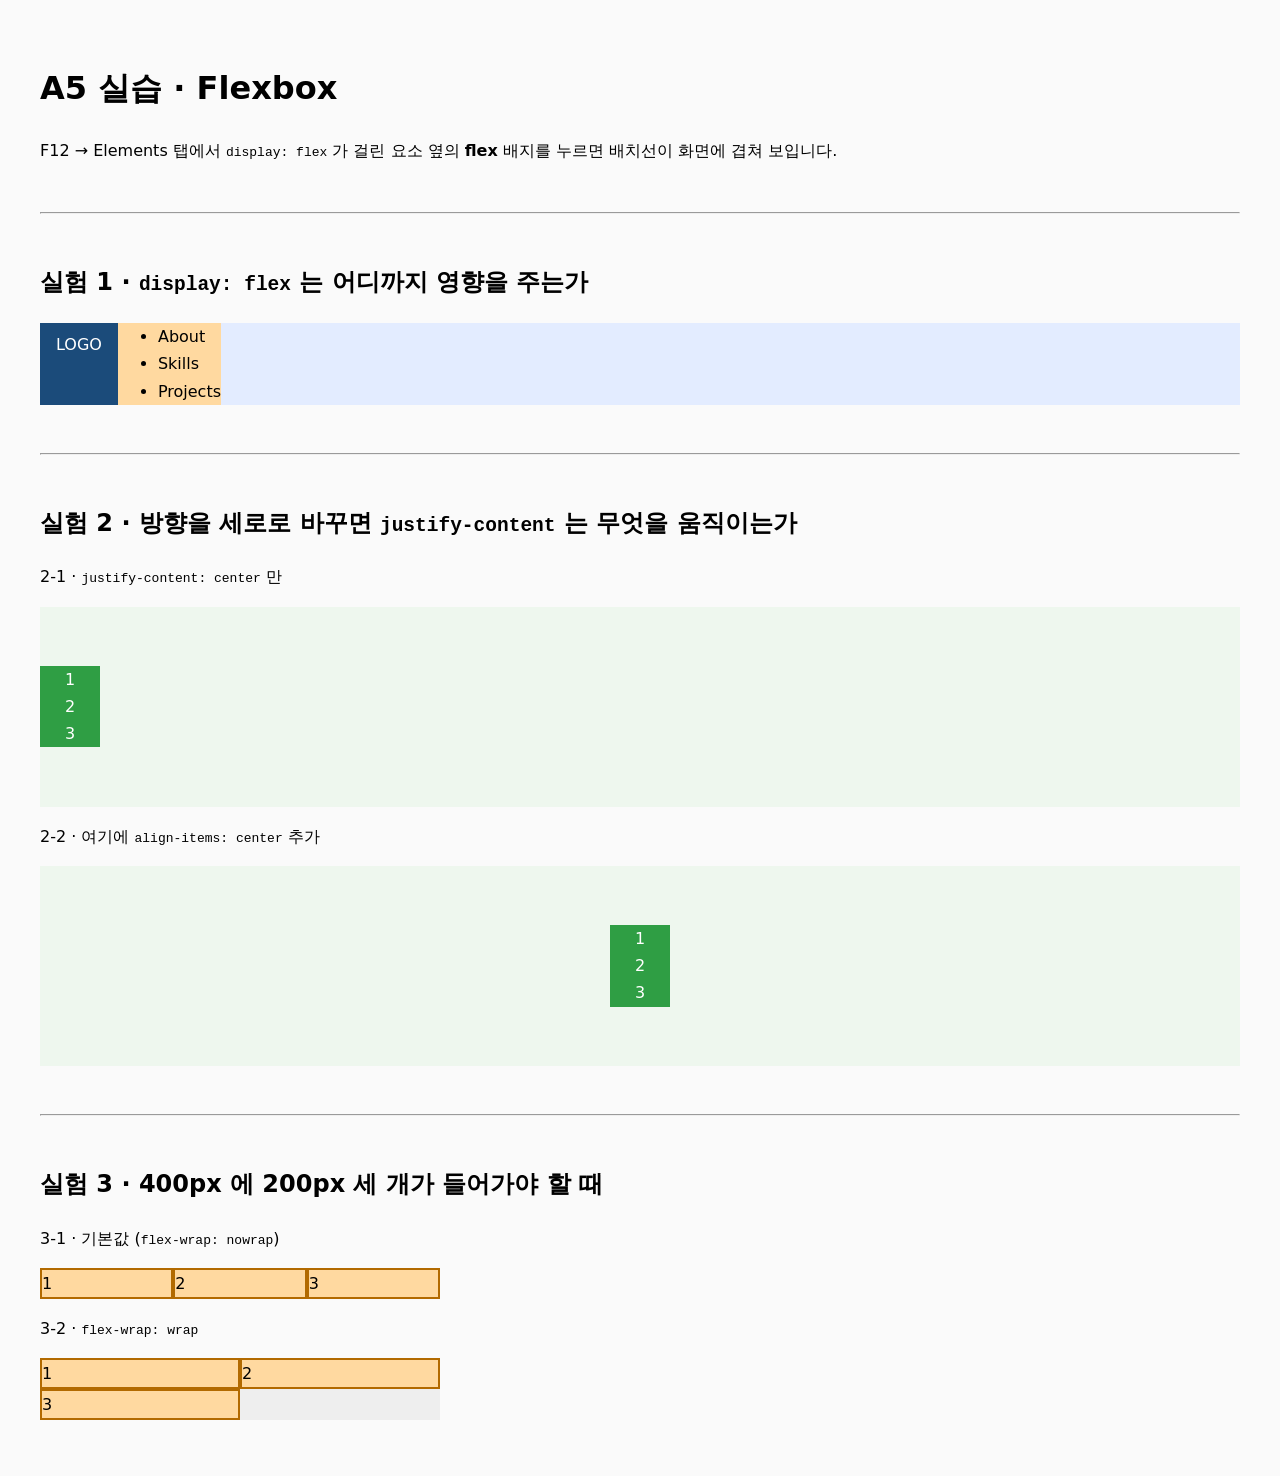
<file: phase2-ai-tools/concept-sandbox/a-css/a5-flexbox.html>
<!DOCTYPE html>
<html lang="ko">

<head>
  <meta charset="UTF-8">
  <title>개념 A5 · Flexbox</title>

  <!-- 실습장이므로 style 블록을 쓴다. style="..." 속성은 여기서도 금지. -->
  <style>
    body {
      font-family: system-ui, sans-serif;
      padding: 2rem;
      line-height: 1.7;
      background-color: #fafafa;
    }

    hr {
      margin: 3rem 0;
    }

    /* ===============================================================
       실험 1 · display: flex 는 누구에게 영향을 주는가
       nav > (div.logo, ul.menu > li ×3)
       =============================================================== */
    .nav {
      display: flex;
      background-color: #e3ecff;
    }

    .logo {
      background-color: #1b4b7a;
      color: #fff;
      padding: 8px 16px;
    }

    .menu {
      background-color: #ffd9a0;
      margin: 0;               /* ul 의 브라우저 기본 여백 제거 */
    }

    /* ===============================================================
       실험 2 · 축 바꾸기
       높이 200px 상자 안에 폭 60px 작은 상자 3개.
       =============================================================== */
    .axis {
      display: flex;
      flex-direction: column;
      justify-content: center;
      height: 200px;
      background-color: #eef7ee;
      margin-bottom: 1rem;
    }

    .axis-centered {
      align-items: center;
    }

    .dot {
      width: 60px;
      background-color: #2f9e44;
      color: #fff;
      text-align: center;
    }

    /* ===============================================================
       실험 3 · 자리가 모자라면
       폭 400px 부모 안에 폭 200px 자식 3개.
       부모에 border / padding 을 주지 않는다. 폭 계산을 흐리지 않기 위해서다.
       =============================================================== */
    .row {
      display: flex;
      width: 400px;
      background-color: #eee;
      margin-bottom: 1rem;
    }

    .row-wrap {
      flex-wrap: wrap;
    }

    .cell {
      box-sizing: border-box;
      width: 200px;
      border: 2px solid #b26a00;
      background-color: #ffd9a0;
    }
  </style>
</head>

<body>

  <h1>A5 실습 · Flexbox</h1>
  <p>
    F12 → Elements 탭에서 <code>display: flex</code> 가 걸린 요소 옆의
    <strong>flex</strong> 배지를 누르면 배치선이 화면에 겹쳐 보입니다.
  </p>

  <hr>

  <section>
    <h2>실험 1 · <code>display: flex</code> 는 어디까지 영향을 주는가</h2>

    <nav class="nav">
      <div class="logo">LOGO</div>
      <ul class="menu">
        <li>About</li>
        <li>Skills</li>
        <li>Projects</li>
      </ul>
    </nav>
  </section>

  <hr>

  <section>
    <h2>실험 2 · 방향을 세로로 바꾸면 <code>justify-content</code> 는 무엇을 움직이는가</h2>

    <p>2-1 · <code>justify-content: center</code> 만</p>
    <div class="axis" id="axis-a">
      <div class="dot">1</div>
      <div class="dot">2</div>
      <div class="dot">3</div>
    </div>

    <p>2-2 · 여기에 <code>align-items: center</code> 추가</p>
    <div class="axis axis-centered" id="axis-b">
      <div class="dot">1</div>
      <div class="dot">2</div>
      <div class="dot">3</div>
    </div>
  </section>

  <hr>

  <section>
    <h2>실험 3 · 400px 에 200px 세 개가 들어가야 할 때</h2>

    <p>3-1 · 기본값 (<code>flex-wrap: nowrap</code>)</p>
    <div class="row" id="row-nowrap">
      <div class="cell">1</div>
      <div class="cell">2</div>
      <div class="cell">3</div>
    </div>

    <p>3-2 · <code>flex-wrap: wrap</code></p>
    <div class="row row-wrap" id="row-wrap">
      <div class="cell">1</div>
      <div class="cell">2</div>
      <div class="cell">3</div>
    </div>
  </section>

  <script>
    // getBoundingClientRect 는 요소가 화면에 실제로 그려진 위치와 크기를 돌려준다.
    const rect = (el) => el.getBoundingClientRect();

    // 실험 1 · top 값이 같으면 가로로 나란히, 다르면 세로로 쌓인 것이다.
    const logo = document.querySelector('.logo');
    const menu = document.querySelector('.menu');
    const items = document.querySelectorAll('.menu li');

    console.log('[실험1] logo top / menu top :', rect(logo).top, '/', rect(menu).top);
    items.forEach((li, i) => console.log(`[실험1] li ${i + 1} top :`, rect(li).top));

    // 실험 2 · 부모 기준 상대 위치(left, top)를 잰다.
    ['axis-a', 'axis-b'].forEach((id) => {
      const box = document.getElementById(id);
      const first = box.querySelector('.dot');
      console.log(
        `[실험2] ${id} 첫 상자 left / top :`,
        rect(first).left - rect(box).left,
        '/',
        rect(first).top - rect(box).top
      );
    });

    // 실험 3 · 각 칸의 실제 폭과 줄 위치
    ['row-nowrap', 'row-wrap'].forEach((id) => {
      document.querySelectorAll(`#${id} .cell`).forEach((cell, i) => {
        console.log(
          `[실험3] ${id} 칸${i + 1} 폭 / top :`,
          rect(cell).width.toFixed(1),
          '/',
          rect(cell).top
        );
      });
    });
  </script>

</body>

</html>
</file>
<file: phase2-ai-tools/b1-1-portfolio/css/style.css>
/* ===================================================================
   B1-1 포트폴리오 · style.css
   작성 원칙
     - 모바일 퍼스트 (F-19): 기본 규칙은 좁은 화면 기준. 넓어질 때만 media query로 덮는다
     - 브레이크포인트 (F-20): 768px 태블릿 / 1024px 데스크톱
     - 색 / 글꼴 / 간격은 전부 :root 변수로 (F-15)
   =================================================================== */

/* -------------------------------------------------------------------
   0. 기본 정리
   ------------------------------------------------------------------- */

/* 개념 A3 결론: 기본값 content-box 에서는
   width 300 + padding 20 + border 10 = 실제 360px 이 되어 레이아웃이 터진다.
   border-box 로 바꾸면 padding 과 border 가 width 안쪽으로 들어온다. */
*,
*::before,
*::after {
  box-sizing: border-box;
}

body,
h1, h2, h3, p, ul, figure {
  margin: 0;
}

ul {
  padding: 0;
  list-style: none;
}

img {
  max-width: 100%;
  height: auto;
  display: block;
}

a {
  color: inherit;
  text-decoration: none;
}

button {
  font: inherit;
  cursor: pointer;
}

/* -------------------------------------------------------------------
   1. CSS 변수 (F-15)
   :root 는 문서의 최상단(html)을 가리킨다.
   여기 적은 변수는 모든 자손이 물려받는다.
   ------------------------------------------------------------------- */

:root {
  /* 색 -- 라이트 모드 */
  --color-bg: #ffffff;
  --color-bg-alt: #f4f6f9;
  --color-surface: #ffffff;
  --color-text: #1b232c;
  --color-text-soft: #5c6875;
  --color-border: #dde3ea;
  --color-accent: #2f5bd6;
  --color-accent-text: #ffffff;
  --color-danger: #c92a2a;
  --color-success: #1a7f5a;
  --color-shadow: rgba(23, 34, 48, 0.10);

  /* 글꼴 */
  --font-body: system-ui, -apple-system, "Malgun Gothic", "맑은 고딕", sans-serif;
  --font-mono: ui-monospace, "Consolas", monospace;

  /* 간격 -- 4의 배수로 통일한다. 눈대중 숫자를 섞지 않기 위해서다. */
  --space-1: 4px;
  --space-2: 8px;
  --space-3: 16px;
  --space-4: 24px;
  --space-5: 32px;
  --space-6: 48px;
  --space-7: 72px;

  /* 기타 */
  --radius: 10px;
  --nav-height: 60px;
  --transition: 180ms ease;
}

/* F-16: 다크 모드 변수 세트.
   [data-theme="dark"] 는 "data-theme 속성값이 dark 인 요소"를 고르는 선택자다.
   Phase 2에서 JavaScript가 <html> 에 이 속성을 붙였다 뗐다 한다.
   색 값만 갈아끼우므로 아래 모든 규칙은 고칠 필요가 없다. */
[data-theme="dark"] {
  --color-bg: #12171d;
  --color-bg-alt: #171e26;
  --color-surface: #1c242e;
  --color-text: #e7ecf2;
  --color-text-soft: #97a4b3;
  --color-border: #2b3541;
  --color-accent: #7d9bf5;
  --color-accent-text: #101722;
  --color-danger: #ff8787;
  --color-success: #51cf9b;
  --color-shadow: rgba(0, 0, 0, 0.45);
}

/* -------------------------------------------------------------------
   2. 뼈대
   ------------------------------------------------------------------- */

body {
  background-color: var(--color-bg);
  color: var(--color-text);
  font-family: var(--font-body);
  font-size: 16px;
  line-height: 1.7;

  /* 한글은 기본적으로 글자 단위로 줄바꿈된다. "포트폴리오입니 / 다" 처럼 끊긴다.
     keep-all 은 단어(어절) 단위로 끊게 한다. */
  word-break: keep-all;

  transition: background-color var(--transition), color var(--transition);
}

/* 앵커 링크로 이동했을 때 고정 헤더에 제목이 가려지는 것을 막는다. */
section[id] {
  scroll-margin-top: var(--nav-height);
}

.container {
  width: 100%;
  max-width: 1080px;
  margin: 0 auto;
  /* 좌우 여백은 항상 확보한다. padding 축약형을 쓰면 좌우가 0이 되기 쉽다. */
  padding-inline: var(--space-3);
}

.container--narrow {
  max-width: 640px;
}

.section {
  padding-block: var(--space-6);
}

.section--alt {
  background-color: var(--color-bg-alt);
}

.section__title {
  font-size: 26px;
  line-height: 1.3;
  margin-bottom: var(--space-2);
}

.section__lead {
  color: var(--color-text-soft);
  margin-bottom: var(--space-4);
}

/* -------------------------------------------------------------------
   3. 헤더 / 네비게이션  (F-17 Flexbox, F-21 햄버거)
   ------------------------------------------------------------------- */

.site-header {
  position: sticky;
  top: 0;
  z-index: 10;
  background-color: var(--color-bg);
  border-bottom: 1px solid var(--color-border);
  transition: background-color var(--transition), box-shadow var(--transition);
}

/* F-33: 스크롤 60px 이상에서 JavaScript가 이 클래스를 붙인다 (Phase 2) */
.site-header.is-scrolled {
  background-color: var(--color-bg-alt);
  box-shadow: 0 2px 12px var(--color-shadow);
}

/* F-17: nav 를 Flexbox 로.
   justify-content: space-between 이 로고는 왼쪽, 나머지는 오른쪽으로 밀어낸다. */
.nav {
  display: flex;
  align-items: center;
  justify-content: space-between;
  gap: var(--space-3);
  height: var(--nav-height);
  max-width: 1080px;
  margin: 0 auto;
  padding-inline: var(--space-3);
}

.nav__logo {
  font-weight: 700;
  letter-spacing: 0.04em;
}

/* F-21: 모바일 기본값 = 메뉴 숨김.
   화면 밖이 아니라 display:none 으로 완전히 없앤다.
   .is-open 이 붙으면 펼쳐진다. */
.nav__menu {
  display: none;
}

.nav__menu.is-open {
  display: flex;
  flex-direction: column;
  gap: var(--space-2);

  /* 펼쳐진 메뉴는 헤더 바로 아래에 덮어씌운다. */
  position: absolute;
  top: var(--nav-height);
  left: 0;
  right: 0;
  padding: var(--space-3);
  background-color: var(--color-bg);
  border-bottom: 1px solid var(--color-border);
  box-shadow: 0 8px 16px var(--color-shadow);
}

.nav__menu a {
  display: block;
  padding-block: var(--space-1);
  color: var(--color-text-soft);
  transition: color var(--transition);
}

.nav__menu a:hover,
.nav__menu a:focus-visible {
  color: var(--color-accent);
}

.nav__actions {
  display: flex;
  align-items: center;
  gap: var(--space-2);
}

.icon-btn {
  width: 38px;
  height: 38px;
  border: 1px solid var(--color-border);
  border-radius: var(--radius);
  background-color: var(--color-surface);
  color: var(--color-text);
  font-size: 16px;
  line-height: 1;
  transition: background-color var(--transition), border-color var(--transition);
}

.icon-btn:hover {
  border-color: var(--color-accent);
}

/* 햄버거 = 막대 3개. 모바일에서만 보인다. */
.hamburger {
  display: flex;
  flex-direction: column;
  justify-content: center;
  gap: 5px;
  width: 38px;
  height: 38px;
  padding: 0 8px;
  border: 1px solid var(--color-border);
  border-radius: var(--radius);
  background-color: var(--color-surface);
}

.hamburger__bar {
  display: block;
  height: 2px;
  background-color: var(--color-text);
  transition: transform var(--transition), opacity var(--transition);
}

/* 열렸을 때 위아래 막대를 X 로 겹친다 (.is-active 부착 시) */
.hamburger.is-active .hamburger__bar:nth-child(1) {
  transform: translateY(7px) rotate(45deg);
}

.hamburger.is-active .hamburger__bar:nth-child(2) {
  opacity: 0;
}

.hamburger.is-active .hamburger__bar:nth-child(3) {
  transform: translateY(-7px) rotate(-45deg);
}

/* -------------------------------------------------------------------
   4. 버튼  (F-22 hover + transition)
   ------------------------------------------------------------------- */

.btn {
  display: inline-block;
  padding: 12px 22px;
  border: 1px solid transparent;
  border-radius: var(--radius);
  font-weight: 600;
  text-align: center;
  transition: background-color var(--transition), color var(--transition),
              border-color var(--transition), transform var(--transition);
}

.btn--primary {
  background-color: var(--color-accent);
  color: var(--color-accent-text);
}

.btn--primary:hover {
  transform: translateY(-2px);
}

.btn--ghost {
  border-color: var(--color-border);
  color: var(--color-text);
}

.btn--ghost:hover {
  border-color: var(--color-accent);
  color: var(--color-accent);
}

.btn--block {
  display: block;
  width: 100%;
  border: 0;
}

/* -------------------------------------------------------------------
   5. Hero
   ------------------------------------------------------------------- */

.hero {
  padding-block: var(--space-7) var(--space-6);
  background-color: var(--color-bg-alt);
}

.hero__eyebrow {
  font-family: var(--font-mono);
  font-size: 13px;
  letter-spacing: 0.12em;
  text-transform: uppercase;
  color: var(--color-accent);
  margin-bottom: var(--space-2);
}

.hero__title {
  font-size: 30px;
  line-height: 1.35;
  margin-bottom: var(--space-3);
}

/* 타이핑 효과 (B-02)
   글자 수가 계속 바뀌므로 줄 높이가 흔들리지 않도록 inline-block 으로 둔다. */
.hero__typed {
  display: inline-block;
  min-height: 1.35em;
  vertical-align: bottom;
}

/* 커서 막대. 내용이 없는 장식이므로 CSS 로만 그린다. */
.hero__caret {
  display: inline-block;
  width: 3px;
  height: 0.95em;
  margin-left: 2px;
  vertical-align: baseline;
  background-color: var(--color-accent);
  animation: caret-blink 1s step-end infinite;
}

@keyframes caret-blink {
  0%, 100% { opacity: 1; }
  50% { opacity: 0; }
}

.hero__desc {
  color: var(--color-text-soft);
  max-width: 48ch;
  margin-bottom: var(--space-4);
}

.hero__cta {
  display: flex;
  flex-wrap: wrap;
  gap: var(--space-2);
}

/* -------------------------------------------------------------------
   6. About
   ------------------------------------------------------------------- */

.about {
  display: flex;
  flex-direction: column;
  gap: var(--space-4);
}

.about__photo {
  width: 120px;
  height: 120px;
  border-radius: 50%;
  border: 1px solid var(--color-border);
}

.about__text p + p {
  margin-top: var(--space-3);
}

/* -------------------------------------------------------------------
   7. Skills
   ------------------------------------------------------------------- */

.skills {
  display: grid;
  gap: var(--space-2);
}

.skill {
  display: flex;
  flex-direction: column;
  gap: 2px;
  padding: var(--space-3);
  border: 1px solid var(--color-border);
  border-radius: var(--radius);
  background-color: var(--color-surface);
}

.skill__name {
  font-weight: 700;
}

.skill__note {
  font-size: 14px;
  color: var(--color-text-soft);
}

/* -------------------------------------------------------------------
   8. Projects  (F-18 Grid, F-23 box-shadow)
   ------------------------------------------------------------------- */

/* 언어 필터 버튼 줄 (B-01) */
.filters {
  display: flex;
  flex-wrap: wrap;
  gap: var(--space-2);
  margin-bottom: var(--space-4);
}

/* 비어 있을 때 margin 만 남아 빈 공간이 생기는 것을 막는다. */
.filters:empty {
  margin-bottom: 0;
}

.filter-btn {
  padding: 6px 14px;
  border: 1px solid var(--color-border);
  border-radius: 999px;
  background-color: var(--color-surface);
  color: var(--color-text-soft);
  font-size: 13px;
  transition: background-color var(--transition), color var(--transition),
              border-color var(--transition);
}

.filter-btn:hover {
  border-color: var(--color-accent);
  color: var(--color-accent);
}

/* 지금 고른 버튼. 색만으로 구분하지 않도록 굵기도 함께 바꾼다. */
.filter-btn[aria-pressed="true"] {
  background-color: var(--color-accent);
  border-color: var(--color-accent);
  color: var(--color-accent-text);
  font-weight: 600;
}

/* auto-fit + minmax = "한 칸 최소 260px, 남으면 늘려라. 몇 칸인지는 네가 정해라"
   media query 없이도 화면 폭에 따라 칸 수가 알아서 바뀐다. */
.projects {
  display: grid;
  grid-template-columns: repeat(auto-fit, minmax(260px, 1fr));
  gap: var(--space-3);
}

.card {
  display: flex;
  flex-direction: column;
  gap: var(--space-2);
  padding: var(--space-4);
  border: 1px solid var(--color-border);
  border-radius: var(--radius);
  background-color: var(--color-surface);
  box-shadow: 0 1px 3px var(--color-shadow);
  transition: transform var(--transition), box-shadow var(--transition),
              border-color var(--transition);
}

.card:hover {
  transform: translateY(-4px);
  border-color: var(--color-accent);
  box-shadow: 0 10px 24px var(--color-shadow);
}

.card__title {
  font-size: 18px;
  /* 긴 저장소 이름이 상자를 뚫고 나가지 않게 한다. */
  overflow-wrap: anywhere;
}

.card__desc {
  flex-grow: 1;
  font-size: 14px;
  color: var(--color-text-soft);
}

.card__meta {
  display: flex;
  align-items: center;
  justify-content: space-between;
  gap: var(--space-2);
  font-size: 13px;
  color: var(--color-text-soft);
}

.chip {
  padding: 2px 10px;
  border: 1px solid var(--color-border);
  border-radius: 999px;
  font-family: var(--font-mono);
  font-size: 12px;
}

.card__link {
  transition: color var(--transition);
}

.card__link:hover {
  color: var(--color-accent);
}

/* 4상태(로딩 / 성공 / 에러 / 빈) 중 카드가 아닌 셋이 여기에 들어간다.
   .projects 가 Grid 이므로 한 칸만 차지하지 않도록 전체 폭으로 편다. */
.state {
  grid-column: 1 / -1;
  padding: var(--space-5) var(--space-3);
  text-align: center;
  color: var(--color-text-soft);
}

.state__msg {
  margin-bottom: var(--space-3);
}

/* -------------------------------------------------------------------
   9. Contact 폼  (F-40 에러 자리)
   ------------------------------------------------------------------- */

.form {
  display: flex;
  flex-direction: column;
  gap: var(--space-3);
}

.field {
  display: flex;
  flex-direction: column;
  gap: var(--space-1);
}

.field__label {
  font-size: 14px;
  font-weight: 600;
}

.field__input {
  width: 100%;
  padding: 11px 13px;
  border: 1px solid var(--color-border);
  border-radius: var(--radius);
  background-color: var(--color-surface);
  color: var(--color-text);
  font: inherit;
  font-size: 15px;
  transition: border-color var(--transition);
}

.field__input:focus {
  outline: 2px solid var(--color-accent);
  outline-offset: 1px;
  border-color: var(--color-accent);
}

.field__input--area {
  resize: vertical;
}

/* 에러가 있을 때만 JavaScript가 .has-error 를 붙인다 (Phase 4) */
.field.has-error .field__input {
  border-color: var(--color-danger);
}

/* F-40: 에러 문구는 해당 입력칸 바로 아래.
   글자가 없을 때 자리를 차지하지 않도록 비어 있으면 높이가 0이 된다. */
.field__error {
  min-height: 18px;
  font-size: 13px;
  color: var(--color-danger);
}

.form__success {
  min-height: 20px;
  font-size: 14px;
  font-weight: 600;
  color: var(--color-success);
}

/* -------------------------------------------------------------------
   10. Footer / 스크롤탑
   ------------------------------------------------------------------- */

.site-footer {
  padding-block: var(--space-4);
  border-top: 1px solid var(--color-border);
  background-color: var(--color-bg);
}

.site-footer__inner {
  display: flex;
  flex-direction: column;
  align-items: center;
  gap: var(--space-2);
  text-align: center;
}

.site-footer__copy {
  color: var(--color-text-soft);
}

.social {
  display: flex;
  gap: var(--space-3);
  font-size: 14px;
}

.social a {
  color: var(--color-text-soft);
  transition: color var(--transition);
}

.social a:hover {
  color: var(--color-accent);
}

/* F-32: 기본은 숨김. 스크롤 300px 이상에서 .is-visible 을 붙인다 (Phase 2) */
.scroll-top {
  position: fixed;
  right: var(--space-3);
  bottom: var(--space-3);
  width: 44px;
  height: 44px;
  border: 1px solid var(--color-border);
  border-radius: 50%;
  background-color: var(--color-surface);
  color: var(--color-text);
  font-size: 18px;
  box-shadow: 0 4px 14px var(--color-shadow);

  /* 숨김 상태. display:none 대신 이 방식을 쓰면 나타날 때 전환이 가능하다. */
  opacity: 0;
  visibility: hidden;
  transform: translateY(8px);
  transition: opacity var(--transition), visibility var(--transition),
              transform var(--transition);
}

.scroll-top.is-visible {
  opacity: 1;
  visibility: visible;
  transform: translateY(0);
}

/* -------------------------------------------------------------------
   11. 스크롤 등장 애니메이션  (F-36, Phase 2에서 Observer가 붙인다)
   ------------------------------------------------------------------- */

.reveal {
  opacity: 0;
  transform: translateY(16px);
  transition: opacity 400ms ease, transform 400ms ease;
}

.reveal.is-visible {
  opacity: 1;
  transform: translateY(0);
}

/* -------------------------------------------------------------------
   12. 브레이크포인트  (F-20)
   여기서부터 "넓어졌을 때만" 적용되는 규칙이다.
   ------------------------------------------------------------------- */

/* --- 태블릿 768px 이상 --- */
@media (min-width: 768px) {

  /* 메뉴를 가로로 펼치고 햄버거를 감춘다.
     .is-open 도 같이 적는다. 이것을 빼면 모바일에서 메뉴를 열어둔 채
     창을 넓혔을 때 .nav__menu.is-open(특이도 0,2,0)이 이겨서
     세로 메뉴가 헤더 아래에 그대로 덮여 남는다. */
  .nav__menu,
  .nav__menu.is-open {
    display: flex;
    flex-direction: row;
    gap: var(--space-4);
    position: static;
    padding: 0;
    background-color: transparent;
    border: 0;
    box-shadow: none;
  }

  .hamburger {
    display: none;
  }

  .section {
    padding-block: var(--space-7);
  }

  .section__title {
    font-size: 30px;
  }

  .hero__title {
    font-size: 40px;
  }

  /* 사진과 글을 좌우로 나눈다. */
  .about {
    flex-direction: row;
    align-items: flex-start;
    gap: var(--space-5);
  }

  .about__photo {
    width: 160px;
    height: 160px;
    /* flex 기본값 shrink:1 때문에 찌그러지는 것을 막는다. */
    flex-shrink: 0;
  }

  .skills {
    grid-template-columns: repeat(2, 1fr);
    gap: var(--space-3);
  }

  .site-footer__inner {
    flex-direction: row;
    justify-content: space-between;
    text-align: left;
  }
}

/* --- 데스크톱 1024px 이상 --- */
@media (min-width: 1024px) {

  .hero {
    padding-block: 96px var(--space-7);
  }

  .hero__title {
    font-size: 48px;
  }

  .skills {
    grid-template-columns: repeat(3, 1fr);
  }

  .projects {
    gap: var(--space-4);
  }
}

/* -------------------------------------------------------------------
   13. 접근성 -- 움직임을 줄이도록 설정한 사용자
   ------------------------------------------------------------------- */

@media (prefers-reduced-motion: reduce) {
  *,
  *::before,
  *::after {
    transition-duration: 0.01ms !important;
    animation-duration: 0.01ms !important;
  }
}
</file>
